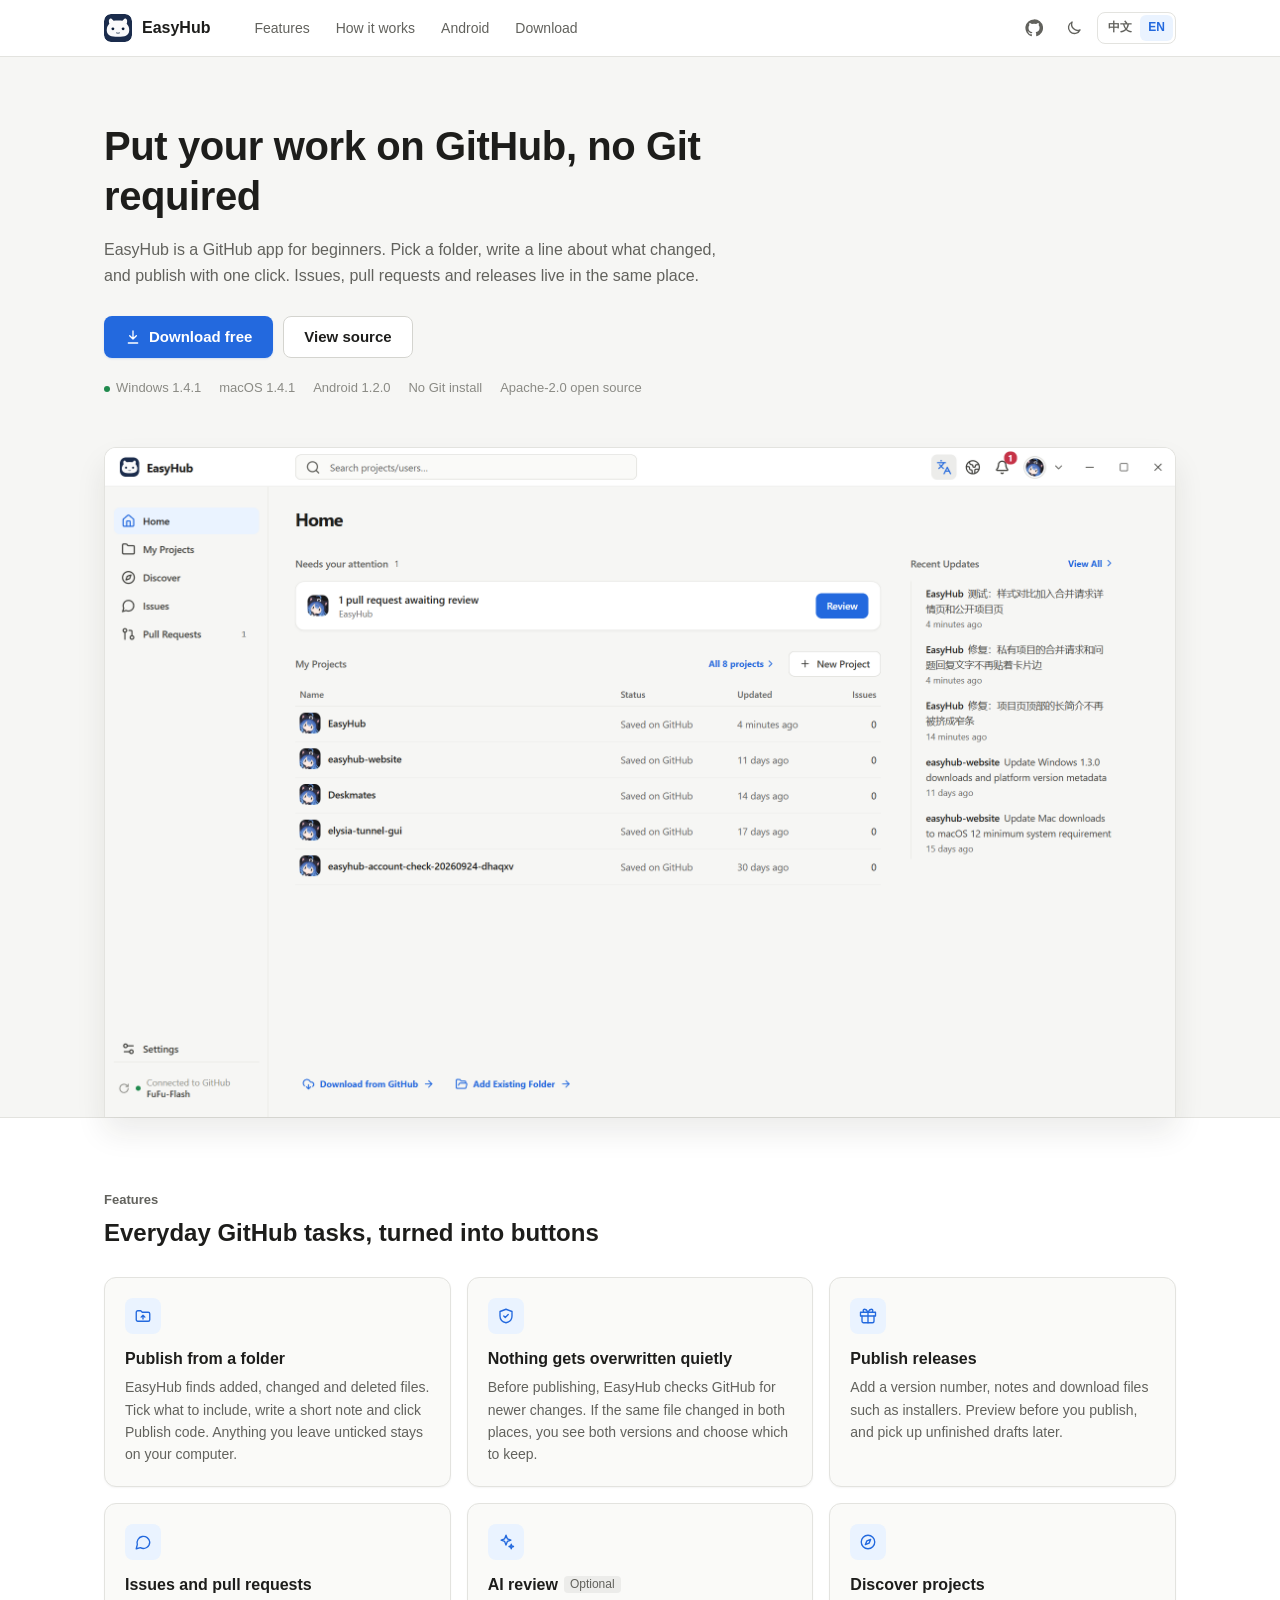
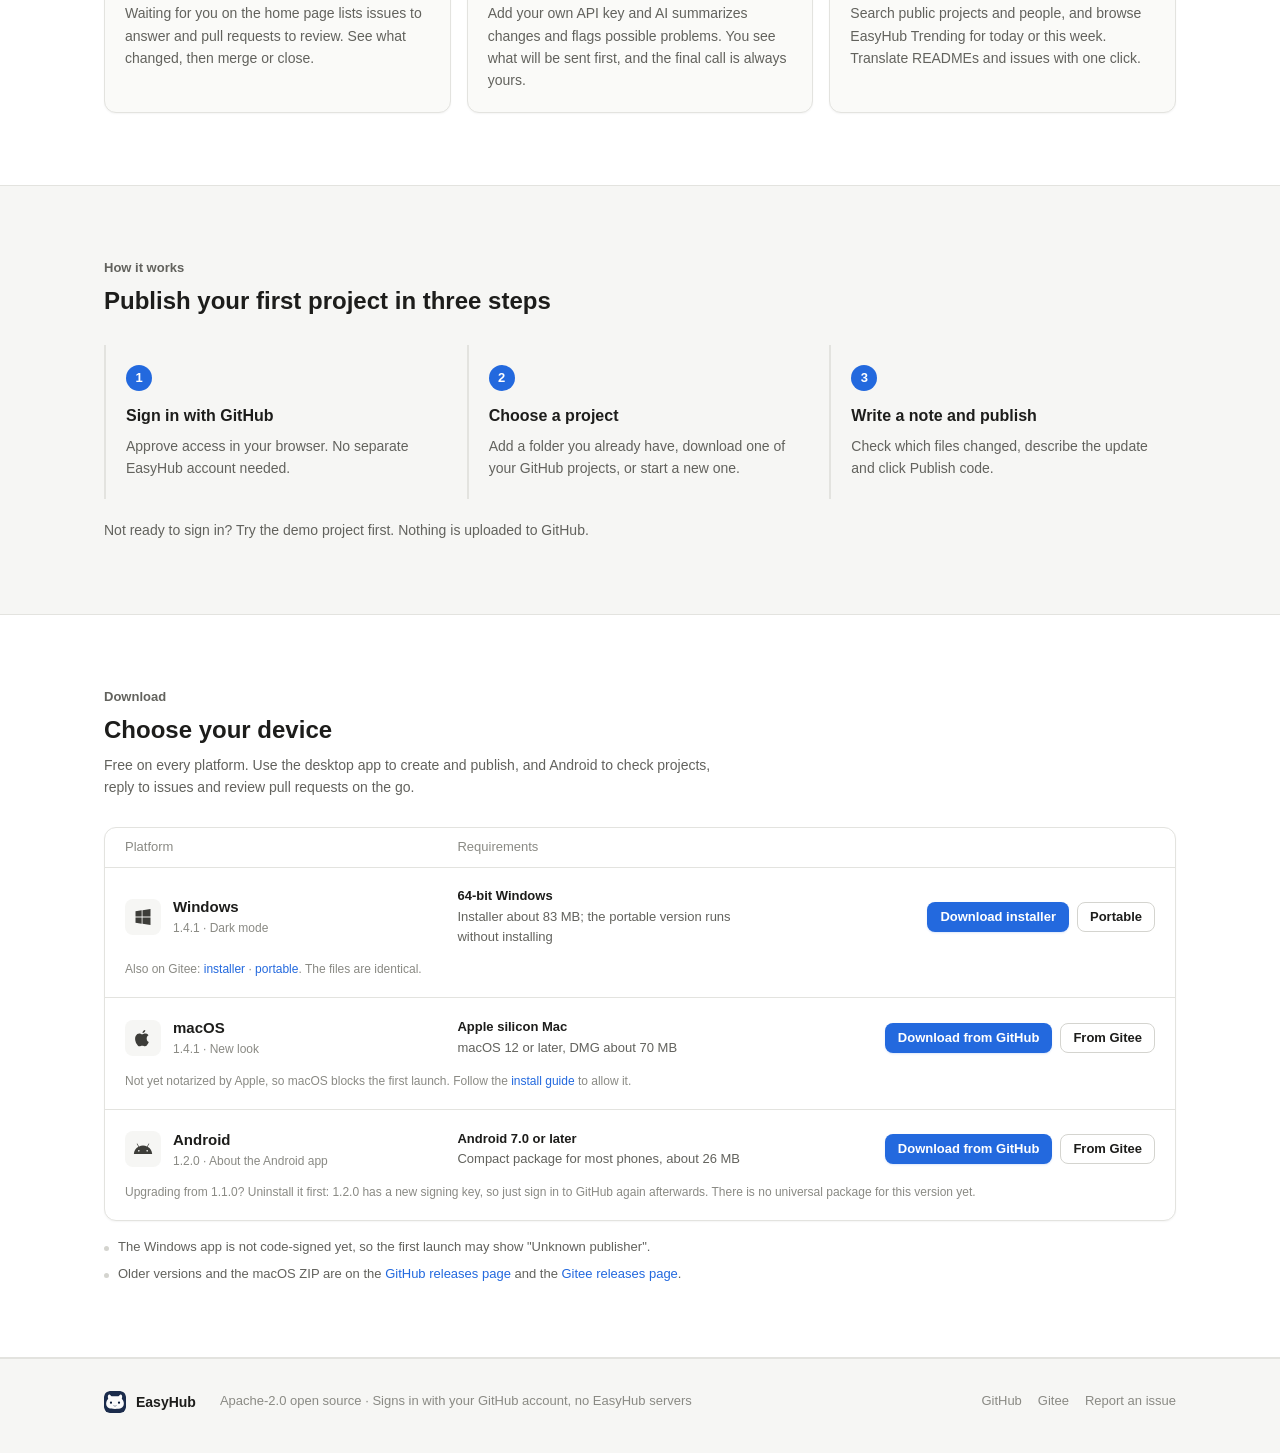
<file: index.html>
<!DOCTYPE html>
<html lang="zh-CN">
<head>
<meta charset="UTF-8">
<meta name="viewport" content="width=device-width, initial-scale=1.0">
<script>
(function(){
  var saved='';
  try{saved=localStorage.getItem('easyhub-site-theme')||''}catch(e){}
  var system=window.matchMedia&&window.matchMedia('(prefers-color-scheme: dark)').matches;
  document.documentElement.dataset.theme=saved==='light'||saved==='dark'?saved:(system?'dark':'light');
  if(!window.matchMedia||!window.matchMedia('(prefers-reduced-motion: reduce)').matches){document.documentElement.classList.add('motion-ready')}
})();
</script>
<script>
(function(){
  var chosen='';
  try{chosen=localStorage.getItem('easyhub-site-language')||''}catch(e){}
  var browser=(navigator.languages&&navigator.languages[0])||navigator.language||'en';
  var english=chosen==='en'||(!chosen&&!browser.toLowerCase().startsWith('zh'));
  var windowsRequested=new URLSearchParams(location.search).get('platform')==='windows';
  var windowsChosen=false;
  try{
    if(windowsRequested)sessionStorage.setItem('easyhub-site-platform','windows');
    windowsChosen=sessionStorage.getItem('easyhub-site-platform')==='windows';
  }catch(e){windowsChosen=windowsRequested}
  if(/Android/i.test(navigator.userAgent)&&!windowsChosen&&!location.hash){
    location.replace(new URL((english?'android-en.html':'android.html')+location.search+location.hash,location.href));
    return;
  }
  if(english){
    location.replace(new URL('en.html'+location.search+location.hash,location.href));
  }
})();
</script>
<title>EasyHub - 不会 Git 也能用的 GitHub 客户端</title>
<meta name="description" content="EasyHub 是面向新手的开源 GitHub 客户端。在 Windows、macOS 上选文件夹、写一句说明就能发布源码；在 Android 上查看项目、回复问题、审查合并请求。">
<meta name="robots" content="index, follow, max-image-preview:large">
<link rel="canonical" href="https://fufu-flash.github.io/easyhub-website/">
<link rel="alternate" hreflang="zh-CN" href="https://fufu-flash.github.io/easyhub-website/">
<link rel="alternate" hreflang="en" href="https://fufu-flash.github.io/easyhub-website/en.html">
<link rel="alternate" hreflang="x-default" href="https://fufu-flash.github.io/easyhub-website/">
<link rel="sitemap" type="application/xml" href="https://fufu-flash.github.io/easyhub-website/sitemap.xml">
<meta property="og:type" content="website">
<meta property="og:site_name" content="EasyHub">
<meta property="og:locale" content="zh_CN">
<meta property="og:title" content="EasyHub - 不会 Git 也能用的 GitHub 客户端">
<meta property="og:description" content="选文件夹、写一句说明，就能把作品发布到 GitHub。支持 Windows、macOS 与 Android，免费开源。">
<meta property="og:url" content="https://fufu-flash.github.io/easyhub-website/">
<meta property="og:image" content="https://fufu-flash.github.io/easyhub-website/assets/easyhub-social.png">
<meta property="og:image:width" content="1200">
<meta property="og:image:height" content="630">
<meta property="og:image:alt" content="EasyHub：让 GitHub 简单到每个人都会用">
<meta name="twitter:card" content="summary_large_image">
<meta name="twitter:title" content="EasyHub - 不会 Git 也能用的 GitHub 客户端">
<meta name="twitter:description" content="选文件夹、写一句说明，就能把作品发布到 GitHub。支持 Windows、macOS 与 Android，免费开源。">
<meta name="twitter:image" content="https://fufu-flash.github.io/easyhub-website/assets/easyhub-social.png">
<script type="application/ld+json">
{
  "@context": "https://schema.org",
  "@graph": [{
  "@type": "SoftwareApplication",
  "name": "EasyHub for Windows",
  "url": "https://fufu-flash.github.io/easyhub-website/",
  "description": "面向新手的开源 GitHub 客户端：不装 Git 也能发布源码、发布新版本、处理问题和合并请求。",
  "applicationCategory": "DeveloperApplication",
  "operatingSystem": "Windows x64",
  "softwareVersion": "1.4.1",
  "datePublished": "2026-10-27",
  "image": "https://fufu-flash.github.io/easyhub-website/assets/app-home-zh.png",
  "downloadUrl": "https://gitee.com/HUAJILA/easy-hub/releases/download/v1.4.1/EasyHub-1.4.1-setup.exe",
  "license": "https://github.com/FuFu-Flash/EasyHub/blob/main/LICENSE",
  "offers": {"@type": "Offer", "price": "0", "priceCurrency": "USD"},
  "author": {"@type": "Person", "name": "FuFu-Flash", "url": "https://github.com/FuFu-Flash"}
  }, {
  "@type": "SoftwareApplication",
  "name": "EasyHub for macOS",
  "url": "https://fufu-flash.github.io/easyhub-website/#download",
  "description": "Apple 芯片 Mac 上的开源 GitHub 客户端，用于发布和管理项目。",
  "applicationCategory": "DeveloperApplication",
  "operatingSystem": "macOS 12+ (Apple Silicon)",
  "softwareVersion": "1.4.1",
  "datePublished": "2026-10-27",
  "downloadUrl": "https://gitee.com/HUAJILA/easy-hub/releases/download/macos-v1.4.1/EasyHub-macOS.dmg",
  "license": "https://github.com/FuFu-Flash/EasyHub/blob/macos-v1.4.1/LICENSE",
  "offers": {"@type": "Offer", "price": "0", "priceCurrency": "USD"}
  }, {
  "@type": "SoftwareApplication",
  "name": "EasyHub for Android",
  "url": "https://fufu-flash.github.io/easyhub-website/android.html",
  "description": "在 Android 上查看 GitHub 项目、回复问题、下载发行版和审查合并请求。",
  "applicationCategory": "DeveloperApplication",
  "operatingSystem": "Android 7.0+",
  "softwareVersion": "1.2.0",
  "datePublished": "2026-10-29",
  "downloadUrl": "https://gitee.com/HUAJILA/easy-hub/releases/download/android-v1.2.0/EasyHub-Android-1.2.0-arm64.apk",
  "license": "https://github.com/FuFu-Flash/EasyHub/blob/android-v1.2.0/LICENSE",
  "offers": {"@type": "Offer", "price": "0", "priceCurrency": "USD"}
  }]
}
</script>
<link rel="icon" type="image/svg+xml" href="assets/easyhub-icon.svg">
<link rel="stylesheet" href="assets/site.css">
<script src="assets/site.js" defer></script>
</head>
<body>
<a class="skip" href="#main">跳到正文</a>

<header class="topbar">
  <div class="wrap topbar-inner">
    <a class="brand" href="#top"><img src="assets/easyhub-icon.svg" alt=""><span>EasyHub</span></a>
    <nav class="nav" aria-label="页面导航">
      <a href="#features">功能</a>
      <a href="#start">怎么用</a>
      <a href="android.html">Android 版</a>
      <a href="#download">下载</a>
    </nav>
    <div class="top-tools">
      <a class="icon-btn" href="https://github.com/FuFu-Flash/EasyHub" target="_blank" rel="noopener noreferrer" aria-label="在 GitHub 查看源码" title="在 GitHub 查看源码">
        <svg viewBox="0 0 24 24" fill="currentColor" aria-hidden="true"><path d="M12 .5a11.5 11.5 0 0 0-3.64 22.41c.58.1.79-.25.79-.56v-2c-3.2.7-3.88-1.37-3.88-1.37-.52-1.33-1.28-1.69-1.28-1.69-1.05-.71.08-.7.08-.7 1.16.08 1.77 1.19 1.77 1.19 1.03 1.77 2.7 1.26 3.36.96.1-.75.4-1.26.73-1.55-2.55-.29-5.24-1.28-5.24-5.68 0-1.25.45-2.28 1.18-3.08-.12-.29-.51-1.46.11-3.04 0 0 .97-.31 3.17 1.18a11 11 0 0 1 5.77 0c2.2-1.49 3.17-1.18 3.17-1.18.63 1.58.23 2.75.11 3.04.74.8 1.18 1.83 1.18 3.08 0 4.41-2.69 5.38-5.26 5.67.41.36.78 1.06.78 2.14v3.17c0 .31.21.67.8.56A11.5 11.5 0 0 0 12 .5Z"/></svg>
      </a>
      <button class="icon-btn" id="themeToggle" type="button" aria-label="切换到深色模式" title="切换到深色模式" aria-pressed="false">
        <svg class="theme-light-icon" viewBox="0 0 24 24" fill="none" stroke="currentColor" stroke-width="1.8" stroke-linecap="round" stroke-linejoin="round" aria-hidden="true"><path d="M20 14.5A8 8 0 0 1 9.5 4a8 8 0 1 0 10.5 10.5Z"/></svg>
        <svg class="theme-dark-icon" viewBox="0 0 24 24" fill="none" stroke="currentColor" stroke-width="1.8" stroke-linecap="round" aria-hidden="true"><circle cx="12" cy="12" r="4"/><path d="M12 2v2M12 20v2M4.9 4.9l1.4 1.4M17.7 17.7l1.4 1.4M2 12h2M20 12h2M4.9 19.1l1.4-1.4M17.7 6.3l1.4-1.4"/></svg>
      </button>
      <div class="lang" role="group" aria-label="语言 / Language">
        <a href="./" data-lang="zh" lang="zh-CN" aria-current="page">中文</a>
        <a href="en.html" data-lang="en" lang="en">EN</a>
      </div>
    </div>
  </div>
</header>

<main id="main">
<section class="hero" id="top">
  <div class="wrap">
    <h1>不会 Git，也能把作品发到 GitHub</h1>
    <p class="lead">EasyHub 是面向新手的 GitHub 客户端。选一个文件夹，写一句“这次改了什么”，点一下就发布。问题、合并请求和新版本也都在同一个地方处理。</p>
    <div class="hero-actions">
      <a class="btn btn-primary btn-lg" href="#download">
        <svg viewBox="0 0 24 24" fill="none" stroke="currentColor" stroke-width="2" stroke-linecap="round" stroke-linejoin="round" aria-hidden="true"><path d="M12 3v12M7 10l5 5 5-5M5 21h14"/></svg>
        免费下载
      </a>
      <a class="btn btn-secondary btn-lg" href="https://github.com/FuFu-Flash/EasyHub" target="_blank" rel="noopener noreferrer">查看源码</a>
    </div>
    <div class="hero-meta">
      <span><i></i>Windows 1.4.1</span>
      <span>macOS 1.4.1</span>
      <span>Android 1.2.0</span>
      <span>不用装 Git</span>
      <span>Apache-2.0 开源</span>
    </div>
    <figure class="shot">
      <img src="assets/app-home-zh.png" width="2160" height="1350" alt="EasyHub 1.4.0 首页：左侧是导航，中间是“等你处理”和“我的项目”列表，右侧是最近更新">
    </figure>
  </div>
</section>

<section class="band" id="features">
  <div class="wrap">
    <div class="section-head reveal">
      <p class="section-label">功能</p>
      <h2 class="section-title">日常要做的事，都变成了按钮</h2>
    </div>
    <div class="features">
      <article class="feature reveal">
        <span class="feature-icon"><svg viewBox="0 0 24 24" fill="none" stroke="currentColor" stroke-width="1.8" stroke-linecap="round" stroke-linejoin="round" aria-hidden="true"><path d="M3 7a2 2 0 0 1 2-2h4l2 2h8a2 2 0 0 1 2 2v8a2 2 0 0 1-2 2H5a2 2 0 0 1-2-2Z"/><path d="M12 16v-5M9.5 13.5 12 11l2.5 2.5"/></svg></span>
        <h3>选文件夹就能发布</h3>
        <p>自动找出新增、修改和删除的文件。勾选这次要发的改动，写一句说明，点“发布源码”。没勾选的继续留在电脑上。</p>
      </article>
      <article class="feature reveal">
        <span class="feature-icon"><svg viewBox="0 0 24 24" fill="none" stroke="currentColor" stroke-width="1.8" stroke-linecap="round" stroke-linejoin="round" aria-hidden="true"><path d="M12 3 4 6v6c0 4.5 3.4 8 8 9 4.6-1 8-4.5 8-9V6Z"/><path d="m9 12 2 2 4-4"/></svg></span>
        <h3>不会悄悄覆盖文件</h3>
        <p>发布前先看看 GitHub 上有没有新内容。同一个文件两边都改过时，会把两个版本摆出来，让你选留哪个。</p>
      </article>
      <article class="feature reveal">
        <span class="feature-icon"><svg viewBox="0 0 24 24" fill="none" stroke="currentColor" stroke-width="1.8" stroke-linecap="round" stroke-linejoin="round" aria-hidden="true"><path d="M20 12v7a2 2 0 0 1-2 2H6a2 2 0 0 1-2-2v-7"/><path d="M2 7h20v5H2zM12 21V7M12 7S10 3 7.5 3 5 5.5 7 7M12 7s2-4 4.5-4S19 5.5 17 7"/></svg></span>
        <h3>发布新版本</h3>
        <p>写好版本号和介绍，附上安装包等下载文件。可以先预览，确认后再发布；没写完的下次接着写。</p>
      </article>
      <article class="feature reveal">
        <span class="feature-icon"><svg viewBox="0 0 24 24" fill="none" stroke="currentColor" stroke-width="1.8" stroke-linecap="round" stroke-linejoin="round" aria-hidden="true"><path d="M21 12a8.5 8.5 0 0 1-12.4 7.6L3 21l1.4-5.6A8.5 8.5 0 1 1 21 12Z"/></svg></span>
        <h3>问题和合并请求</h3>
        <p>首页“等你处理”列出待回复的问题和待审查的合并请求。看完改了什么，再决定合入还是关闭。</p>
      </article>
      <article class="feature reveal">
        <span class="feature-icon"><svg viewBox="0 0 24 24" fill="none" stroke="currentColor" stroke-width="1.8" stroke-linecap="round" stroke-linejoin="round" aria-hidden="true"><path d="M12 3l1.8 4.7L18.5 9.5l-4.7 1.8L12 16l-1.8-4.7L5.5 9.5l4.7-1.8Z"/><path d="M19 15l.8 2.2L22 18l-2.2.8L19 21l-.8-2.2L16 18l2.2-.8Z"/></svg></span>
        <h3>AI 帮你看改动<span class="tag">可选</span></h3>
        <p>填上自己的 API Key，AI 会总结改了什么、指出可能的问题。发送前先告诉你要发什么，合不合入还是你说了算。</p>
      </article>
      <article class="feature reveal">
        <span class="feature-icon"><svg viewBox="0 0 24 24" fill="none" stroke="currentColor" stroke-width="1.8" stroke-linecap="round" stroke-linejoin="round" aria-hidden="true"><circle cx="12" cy="12" r="9"/><path d="m15.5 8.5-2 5-5 2 2-5Z"/></svg></span>
        <h3>发现好项目</h3>
        <p>搜索公开项目和用户，看看今天、本周的 EasyHub 热门。英文介绍和问题可以一键翻译成中文。</p>
      </article>
    </div>
  </div>
</section>

<section id="start">
  <div class="wrap">
    <div class="section-head reveal">
      <p class="section-label">怎么用</p>
      <h2 class="section-title">三步发布第一个作品</h2>
    </div>
    <div class="steps">
      <div class="step reveal">
        <h3>用 GitHub 登录</h3>
        <p>在浏览器里完成授权就行，不用另外注册 EasyHub 账号。</p>
      </div>
      <div class="step reveal">
        <h3>选择项目</h3>
        <p>添加电脑上已有的文件夹，下载自己在 GitHub 上的项目，或者新建一个。</p>
      </div>
      <div class="step reveal">
        <h3>写一句说明，发布</h3>
        <p>看看改了哪些文件，写下这次改了什么，点“发布源码”。</p>
      </div>
    </div>
    <p class="steps-note reveal">还没准备好登录？先打开模拟项目随便点点，不会上传到 GitHub。</p>
  </div>
</section>

<section class="band" id="download">
  <div class="wrap">
    <div class="section-head reveal">
      <p class="section-label">下载</p>
      <h2 class="section-title">选择你的设备</h2>
      <p class="section-sub">全部免费。桌面版负责创作和发布，Android 版适合随时查看项目、回复问题和审查合并请求。</p>
    </div>
    <div class="table reveal" role="list">
      <div class="table-head" aria-hidden="true"><span>平台</span><span>适用于</span><span></span></div>
      <div class="row" role="listitem">
        <div class="platform">
          <span class="platform-icon"><svg viewBox="0 0 24 24" fill="currentColor" aria-hidden="true"><path d="M3 5.2 10.4 4v7.3H3Zm8.4-1.3L21 2.5v8.8h-9.6ZM3 12.7h7.4V20L3 18.8Zm8.4 0H21v8.8l-9.6-1.4Z"/></svg></span>
          <span><strong>Windows</strong><small>1.4.1 · 新增深色模式</small></span>
        </div>
        <p class="req"><b>64 位 Windows</b><br>安装版约 83 MB，便携版下载后直接运行</p>
        <div class="get">
          <a class="btn btn-primary btn-sm" href="https://gitee.com/HUAJILA/easy-hub/releases/download/v1.4.1/EasyHub-1.4.1-setup.exe">下载安装版</a>
          <a class="btn btn-secondary btn-sm" href="https://gitee.com/HUAJILA/easy-hub/releases/download/v1.4.1/EasyHub-1.4.1-portable.exe">便携版</a>
        </div>
        <p class="row-note">从 Gitee 下载。也可以从 GitHub 下载<a href="https://github.com/FuFu-Flash/EasyHub/releases/download/v1.4.1/EasyHub-1.4.1-setup.exe">安装版</a>或<a href="https://github.com/FuFu-Flash/EasyHub/releases/download/v1.4.1/EasyHub-1.4.1-portable.exe">便携版</a>，文件完全一样。</p>
      </div>
      <div class="row" role="listitem">
        <div class="platform">
          <span class="platform-icon"><svg viewBox="0 0 24 24" fill="currentColor" aria-hidden="true"><path d="M16.4 12.6c0-2.6 2.1-3.8 2.2-3.9-1.2-1.8-3.1-2-3.7-2-1.6-.2-3.1.9-3.9.9s-2-.9-3.4-.9a5 5 0 0 0-4.2 2.6c-1.8 3.1-.5 7.7 1.3 10.2.8 1.2 1.8 2.6 3.1 2.5 1.3 0 1.7-.8 3.3-.8s2 .8 3.4.8 2.2-1.2 3-2.4a10 10 0 0 0 1.4-2.8c-.1 0-2.6-1-2.5-4.2ZM13.9 4.9a3.6 3.6 0 0 0 .8-2.6 3.7 3.7 0 0 0-2.4 1.2 3.4 3.4 0 0 0-.9 2.5 3 3 0 0 0 2.5-1.1Z"/></svg></span>
          <span><strong>macOS</strong><small>1.4.1 · 全新界面</small></span>
        </div>
        <p class="req"><b>Apple 芯片 Mac</b><br>macOS 12 及以上，DMG 约 70 MB</p>
        <div class="get">
          <a class="btn btn-primary btn-sm" href="https://gitee.com/HUAJILA/easy-hub/releases/download/macos-v1.4.1/EasyHub-macOS.dmg">从 Gitee 下载</a>
          <a class="btn btn-secondary btn-sm" href="https://github.com/FuFu-Flash/EasyHub/releases/download/macos-v1.4.1/EasyHub-macOS.dmg">从 GitHub 下载</a>
        </div>
        <p class="row-note">还没有经过 Apple 公证，第一次打开会被拦下，按 <a href="https://github.com/FuFu-Flash/EasyHub#macos-%E5%BF%85%E7%9C%8B" target="_blank" rel="noopener noreferrer">安装说明</a> 允许即可。</p>
      </div>
      <div class="row" role="listitem">
        <div class="platform">
          <span class="platform-icon"><svg viewBox="0 0 24 24" fill="currentColor" aria-hidden="true"><path d="M17.5 9.4 19.4 6a.4.4 0 0 0-.7-.4l-1.9 3.4a11.5 11.5 0 0 0-9.6 0L5.3 5.6a.4.4 0 1 0-.7.4l1.9 3.4A10.7 10.7 0 0 0 1 18h22a10.7 10.7 0 0 0-5.5-8.6ZM7 15.2a1 1 0 1 1 0-2 1 1 0 0 1 0 2Zm10 0a1 1 0 1 1 0-2 1 1 0 0 1 0 2Z"/></svg></span>
          <span><strong>Android</strong><small>1.2.0 · <a href="android.html">了解 Android 版</a></small></span>
        </div>
        <p class="req"><b>Android 7.0 及以上</b><br>适合大多数手机的精简安装包，约 26 MB</p>
        <div class="get">
          <a class="btn btn-primary btn-sm" href="https://gitee.com/HUAJILA/easy-hub/releases/download/android-v1.2.0/EasyHub-Android-1.2.0-arm64.apk">从 Gitee 下载</a>
          <a class="btn btn-secondary btn-sm" href="https://github.com/FuFu-Flash/EasyHub/releases/download/android-v1.2.0/EasyHub-Android-1.2.0-arm64.apk">从 GitHub 下载</a>
        </div>
        <p class="row-note">从 1.1.0 升级要先卸载旧版：1.2.0 换了新的签名，卸载后重新登录 GitHub 即可。这一版暂时没有通用安装包。</p>
      </div>
    </div>
    <ul class="notes reveal">
      <li>Windows 版还没有购买代码签名，第一次运行可能提示“未知发布者”。</li>
      <li>历史版本和 macOS 的 ZIP 包在 <a href="https://github.com/FuFu-Flash/EasyHub/releases" target="_blank" rel="noopener noreferrer">GitHub 发布页</a> 和 <a href="https://gitee.com/HUAJILA/easy-hub/releases" target="_blank" rel="noopener noreferrer">Gitee 发布页</a>。</li>
    </ul>
  </div>
</section>
</main>

<footer>
  <div class="wrap footer-inner">
    <a class="brand" href="#top"><img src="assets/easyhub-icon.svg" alt=""><span>EasyHub</span></a>
    <span>Apache-2.0 开源 · 使用 GitHub 账号登录，没有自己的服务器</span>
    <nav class="footer-links" aria-label="外部链接">
      <a href="https://github.com/FuFu-Flash/EasyHub" target="_blank" rel="noopener noreferrer">GitHub</a>
      <a href="https://gitee.com/HUAJILA/easy-hub" target="_blank" rel="noopener noreferrer">Gitee</a>
      <a href="https://github.com/FuFu-Flash/EasyHub/issues" target="_blank" rel="noopener noreferrer">反馈问题</a>
    </nav>
  </div>
</footer>
</body>
</html>
</file>
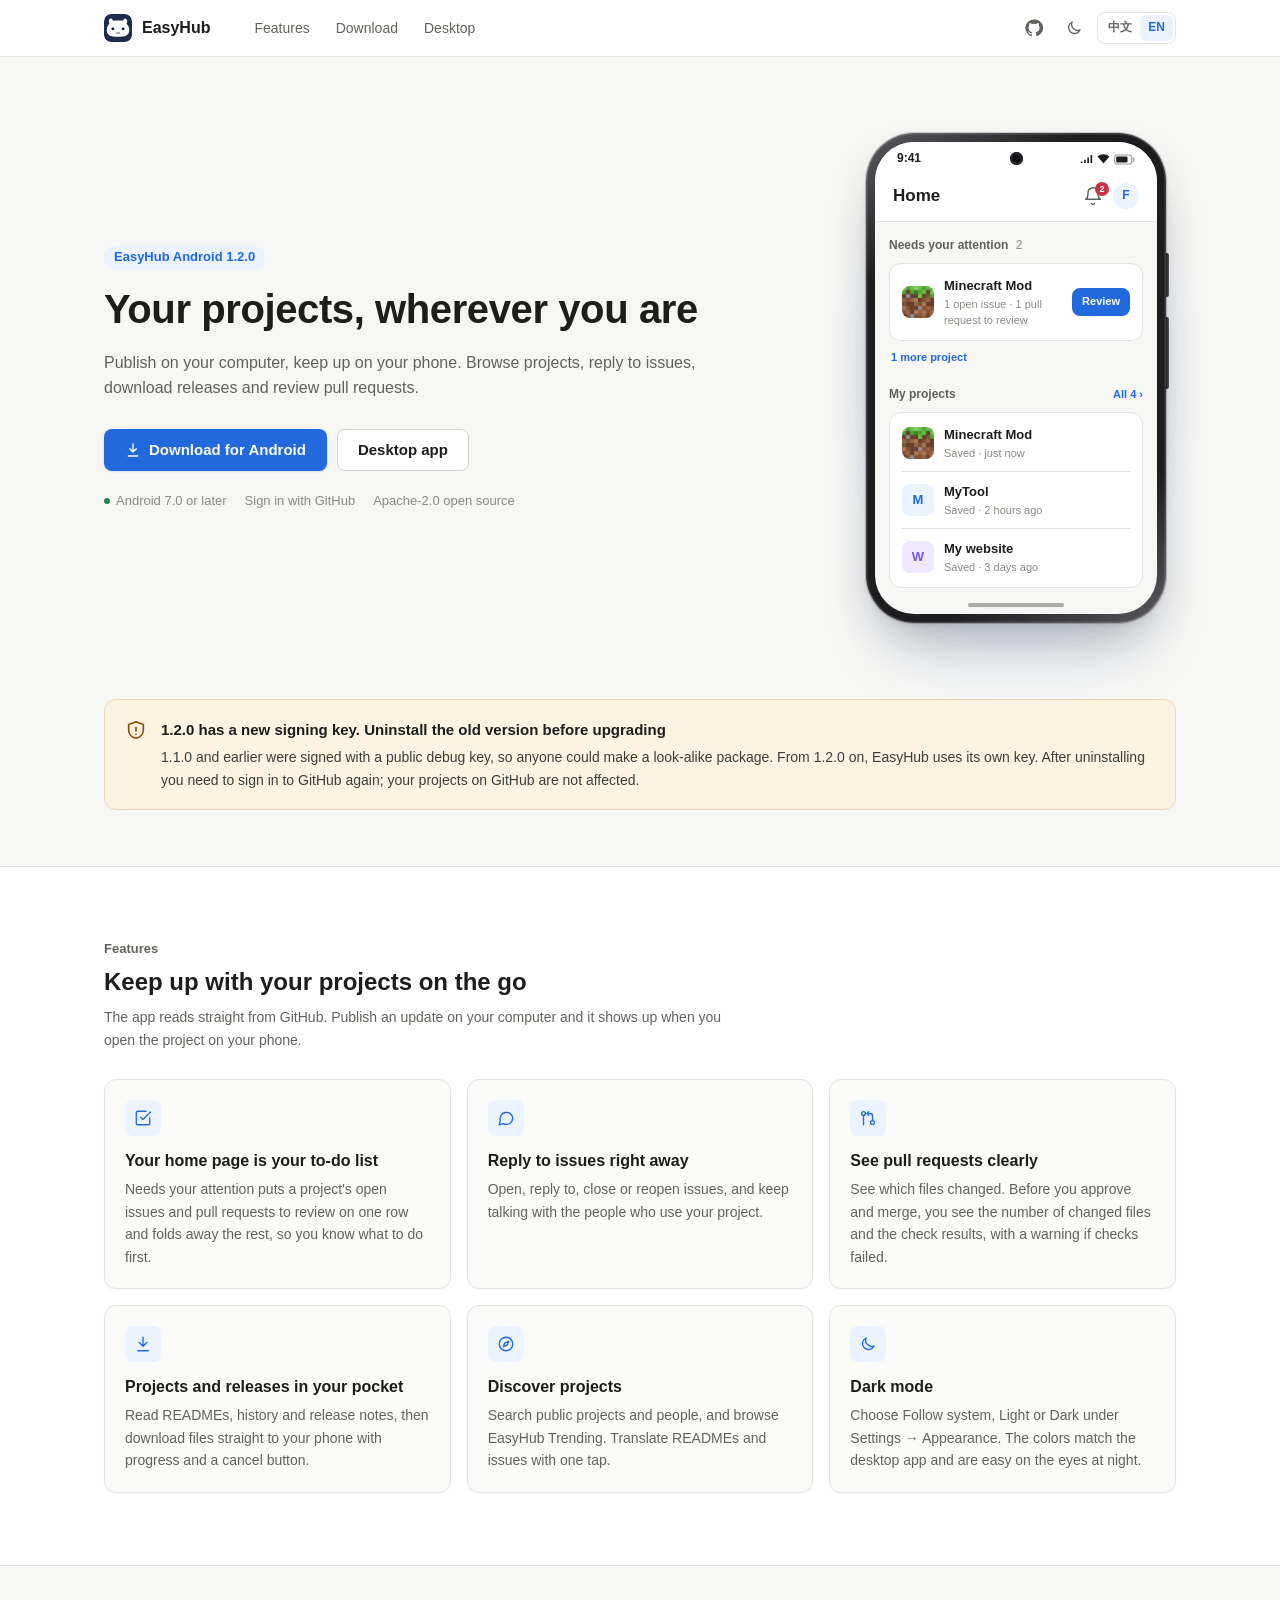
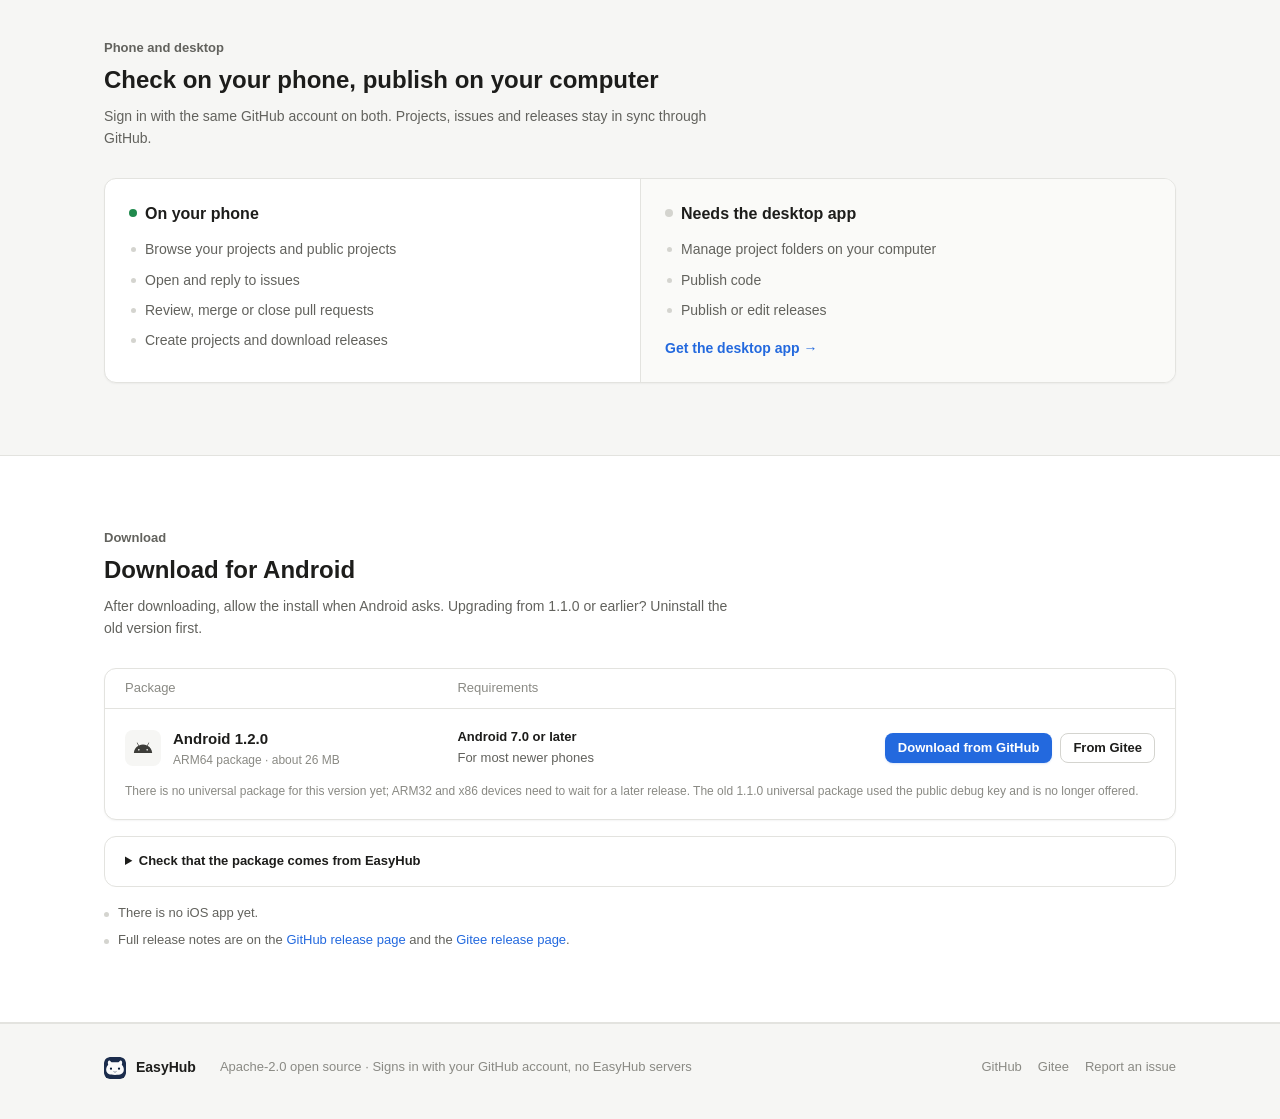
<file: android-en.html>
<!DOCTYPE html>
<html lang="en">
<head>
<meta charset="UTF-8">
<meta name="viewport" content="width=device-width, initial-scale=1.0">
<script>
(function(){
  var saved='',language='';
  try{saved=localStorage.getItem('easyhub-site-theme')||'';language=localStorage.getItem('easyhub-site-language')||''}catch(e){}
  var system=window.matchMedia&&window.matchMedia('(prefers-color-scheme: dark)').matches;
  document.documentElement.dataset.theme=saved==='light'||saved==='dark'?saved:(system?'dark':'light');
  if(!window.matchMedia||!window.matchMedia('(prefers-reduced-motion: reduce)').matches){document.documentElement.classList.add('motion-ready')}
  var browser=(navigator.languages&&navigator.languages[0])||navigator.language||'en';
})();
</script>
<title>EasyHub Android - Your GitHub projects on your phone</title>
<meta name="description" content="EasyHub for Android lets you browse GitHub projects, reply to issues, download releases and review pull requests on your phone. Free and open source for Android 7.0 and later.">
<meta name="robots" content="index, follow, max-image-preview:large">
<link rel="canonical" href="https://fufu-flash.github.io/easyhub-website/android-en.html">
<link rel="alternate" hreflang="zh-CN" href="https://fufu-flash.github.io/easyhub-website/android.html">
<link rel="alternate" hreflang="en" href="https://fufu-flash.github.io/easyhub-website/android-en.html">
<link rel="alternate" hreflang="x-default" href="https://fufu-flash.github.io/easyhub-website/android.html">
<meta property="og:type" content="website">
<meta property="og:site_name" content="EasyHub">
<meta property="og:locale" content="en_US">
<meta property="og:title" content="EasyHub Android - Your projects, wherever you are">
<meta property="og:description" content="Browse projects, reply to issues, download releases and review pull requests on your phone.">
<meta property="og:url" content="https://fufu-flash.github.io/easyhub-website/android-en.html">
<meta property="og:image" content="https://fufu-flash.github.io/easyhub-website/assets/easyhub-social.png">
<meta name="twitter:card" content="summary_large_image">
<script type="application/ld+json">
{
  "@context": "https://schema.org",
  "@type": "SoftwareApplication",
  "name": "EasyHub for Android",
  "url": "https://fufu-flash.github.io/easyhub-website/android-en.html",
  "description": "Browse GitHub projects, reply to issues, download releases and review pull requests on Android.",
  "applicationCategory": "DeveloperApplication",
  "operatingSystem": "Android 7.0+",
  "softwareVersion": "1.2.0",
  "datePublished": "2026-10-29",
  "downloadUrl": "https://github.com/FuFu-Flash/EasyHub/releases/download/android-v1.2.0/EasyHub-Android-1.2.0-arm64.apk",
  "license": "https://github.com/FuFu-Flash/EasyHub/blob/android-v1.2.0/LICENSE",
  "offers": {"@type": "Offer", "price": "0", "priceCurrency": "USD"}
}
</script>
<link rel="icon" type="image/svg+xml" href="assets/easyhub-icon.svg">
<link rel="stylesheet" href="assets/site.css">
<link rel="stylesheet" href="assets/android.css">
<script src="assets/site.js" defer></script>
</head>
<body>
<a class="skip" href="#main">Skip to content</a>

<header class="topbar">
  <div class="wrap topbar-inner">
    <a class="brand" href="en.html?platform=windows"><img src="assets/easyhub-icon.svg" alt=""><span>EasyHub</span></a>
    <nav class="nav" aria-label="Page sections">
      <a href="#features">Features</a>
      <a href="#download">Download</a>
      <a href="en.html?platform=windows">Desktop</a>
    </nav>
    <div class="top-tools">
      <a class="icon-btn" href="https://github.com/FuFu-Flash/EasyHub" target="_blank" rel="noopener noreferrer" aria-label="View source on GitHub" title="View source on GitHub">
        <svg viewBox="0 0 24 24" fill="currentColor" aria-hidden="true"><path d="M12 .5a11.5 11.5 0 0 0-3.64 22.41c.58.1.79-.25.79-.56v-2c-3.2.7-3.88-1.37-3.88-1.37-.52-1.33-1.28-1.69-1.28-1.69-1.05-.71.08-.7.08-.7 1.16.08 1.77 1.19 1.77 1.19 1.03 1.77 2.7 1.26 3.36.96.1-.75.4-1.26.73-1.55-2.55-.29-5.24-1.28-5.24-5.68 0-1.25.45-2.28 1.18-3.08-.12-.29-.51-1.46.11-3.04 0 0 .97-.31 3.17 1.18a11 11 0 0 1 5.77 0c2.2-1.49 3.17-1.18 3.17-1.18.63 1.58.23 2.75.11 3.04.74.8 1.18 1.83 1.18 3.08 0 4.41-2.69 5.38-5.26 5.67.41.36.78 1.06.78 2.14v3.17c0 .31.21.67.8.56A11.5 11.5 0 0 0 12 .5Z"/></svg>
      </a>
      <button class="icon-btn" id="themeToggle" type="button" aria-label="Switch to dark mode" title="Switch to dark mode" aria-pressed="false">
        <svg class="theme-light-icon" viewBox="0 0 24 24" fill="none" stroke="currentColor" stroke-width="1.8" stroke-linecap="round" stroke-linejoin="round" aria-hidden="true"><path d="M20 14.5A8 8 0 0 1 9.5 4a8 8 0 1 0 10.5 10.5Z"/></svg>
        <svg class="theme-dark-icon" viewBox="0 0 24 24" fill="none" stroke="currentColor" stroke-width="1.8" stroke-linecap="round" aria-hidden="true"><circle cx="12" cy="12" r="4"/><path d="M12 2v2M12 20v2M4.9 4.9l1.4 1.4M17.7 17.7l1.4 1.4M2 12h2M20 12h2M4.9 19.1l1.4-1.4M17.7 6.3l1.4-1.4"/></svg>
      </button>
      <div class="lang" role="group" aria-label="语言 / Language">
        <a href="android.html" data-lang="zh" lang="zh-CN">中文</a>
        <a href="android-en.html" data-lang="en" lang="en" aria-current="page">EN</a>
      </div>
    </div>
  </div>
</header>

<main id="main">
<section class="hero hero-android" id="top">
  <div class="wrap hero-split">
    <div class="hero-text">
      <p class="hero-kicker">EasyHub Android 1.2.0</p>
      <h1>Your projects, wherever you are</h1>
      <p class="lead">Publish on your computer, keep up on your phone. Browse projects, reply to issues, download releases and review pull requests.</p>
      <div class="hero-actions">
        <a class="btn btn-primary btn-lg" href="#download">
          <svg viewBox="0 0 24 24" fill="none" stroke="currentColor" stroke-width="2" stroke-linecap="round" stroke-linejoin="round" aria-hidden="true"><path d="M12 3v12M7 10l5 5 5-5M5 21h14"/></svg>
          Download for Android
        </a>
        <a class="btn btn-secondary btn-lg" href="en.html?platform=windows">Desktop app</a>
      </div>
      <div class="hero-meta">
        <span><i></i>Android 7.0 or later</span>
        <span>Sign in with GitHub</span>
        <span>Apache-2.0 open source</span>
      </div>
    </div>
    <div class="phone-stage" aria-hidden="true">
      <div class="phone">
        <span class="phone-key phone-key-power"></span><span class="phone-key phone-key-volume"></span>
        <div class="phone-screen">
        <div class="phone-status">
          <span>9:41</span>
          <span class="phone-camera"></span>
          <span class="phone-status-icons">
            <svg viewBox="0 0 16 12" fill="currentColor"><path d="M1 9h2v2H1zM5 7h2v4H5zM9 4h2v7H9zM13 1h2v10h-2z"/></svg>
            <svg viewBox="0 0 16 12" fill="currentColor"><path d="M8 11.5 15.4 3A11.2 11.2 0 0 0 .6 3Z"/></svg>
            <svg class="phone-battery" viewBox="0 0 24 12" fill="none" stroke="currentColor"><rect x=".75" y=".75" width="19.5" height="10.5" rx="3" stroke-width="1.2" opacity=".45"/><rect x="2.5" y="2.5" width="13" height="7" rx="1.6" fill="currentColor" stroke="none"/><path d="M22.4 4.2v3.6" stroke-width="1.6" stroke-linecap="round" opacity=".45"/></svg>
          </span>
        </div>
        <div class="phone-bar">
          <strong>Home</strong>
          <span class="phone-bell"><svg viewBox="0 0 24 24" fill="none" stroke="currentColor" stroke-width="1.8" stroke-linecap="round" stroke-linejoin="round"><path d="M6 8a6 6 0 0 1 12 0c0 7 3 8 3 8H3s3-1 3-8"/><path d="M10.3 21a1.9 1.9 0 0 0 3.4 0"/></svg><em>2</em></span>
          <span class="phone-avatar">F</span>
        </div>
        <div class="phone-body">
          <p class="phone-label">Needs your attention <span>2</span></p>
          <div class="phone-card phone-task">
            <img src="assets/minecraft-grass-block.png" alt="">
            <div><strong>Minecraft Mod</strong><small>1 open issue · 1 pull request to review</small></div>
            <span class="phone-btn">Review</span>
          </div>
          <p class="phone-more">1 more project</p>
          <div class="phone-head"><p class="phone-label">My projects</p><span>All 4 ›</span></div>
          <div class="phone-card phone-list">
            <div class="phone-row"><img src="assets/minecraft-grass-block.png" alt=""><div><strong>Minecraft Mod</strong><small>Saved · just now</small></div></div>
            <div class="phone-row"><span class="phone-icon">M</span><div><strong>MyTool</strong><small>Saved · 2 hours ago</small></div></div>
            <div class="phone-row"><span class="phone-icon violet">W</span><div><strong>My website</strong><small>Saved · 3 days ago</small></div></div>
          </div>
        </div>
        <span class="phone-gesture"></span>
        </div>
      </div>
    </div>
  </div>
</section>

<section class="notice-band">
  <div class="wrap">
    <div class="notice reveal" role="note">
      <svg viewBox="0 0 24 24" fill="none" stroke="currentColor" stroke-width="1.8" stroke-linecap="round" stroke-linejoin="round" aria-hidden="true"><path d="M12 3 4 6v6c0 4.5 3.4 8 8 9 4.6-1 8-4.5 8-9V6Z"/><path d="M12 9v4M12 16.5v.01"/></svg>
      <div>
        <strong>1.2.0 has a new signing key. Uninstall the old version before upgrading</strong>
        <p>1.1.0 and earlier were signed with a public debug key, so anyone could make a look-alike package. From 1.2.0 on, EasyHub uses its own key. After uninstalling you need to sign in to GitHub again; your projects on GitHub are not affected.</p>
      </div>
    </div>
  </div>
</section>

<section class="band" id="features">
  <div class="wrap">
    <div class="section-head reveal">
      <p class="section-label">Features</p>
      <h2 class="section-title">Keep up with your projects on the go</h2>
      <p class="section-sub">The app reads straight from GitHub. Publish an update on your computer and it shows up when you open the project on your phone.</p>
    </div>
    <div class="features">
      <article class="feature reveal">
        <span class="feature-icon"><svg viewBox="0 0 24 24" fill="none" stroke="currentColor" stroke-width="1.8" stroke-linecap="round" stroke-linejoin="round" aria-hidden="true"><path d="M9 11 12 14 22 4"/><path d="M21 12v7a2 2 0 0 1-2 2H5a2 2 0 0 1-2-2V5a2 2 0 0 1 2-2h11"/></svg></span>
        <h3>Your home page is your to-do list</h3>
        <p>Needs your attention puts a project's open issues and pull requests to review on one row and folds away the rest, so you know what to do first.</p>
      </article>
      <article class="feature reveal">
        <span class="feature-icon"><svg viewBox="0 0 24 24" fill="none" stroke="currentColor" stroke-width="1.8" stroke-linecap="round" stroke-linejoin="round" aria-hidden="true"><path d="M21 12a8.5 8.5 0 0 1-12.4 7.6L3 21l1.4-5.6A8.5 8.5 0 1 1 21 12Z"/></svg></span>
        <h3>Reply to issues right away</h3>
        <p>Open, reply to, close or reopen issues, and keep talking with the people who use your project.</p>
      </article>
      <article class="feature reveal">
        <span class="feature-icon"><svg viewBox="0 0 24 24" fill="none" stroke="currentColor" stroke-width="1.8" stroke-linecap="round" stroke-linejoin="round" aria-hidden="true"><circle cx="6" cy="6" r="2.5"/><circle cx="18" cy="18" r="2.5"/><path d="M6 8.5V21M18 15.5V9a3 3 0 0 0-3-3h-4"/><path d="m13 3.5-2.5 2.5L13 8.5"/></svg></span>
        <h3>See pull requests clearly</h3>
        <p>See which files changed. Before you approve and merge, you see the number of changed files and the check results, with a warning if checks failed.</p>
      </article>
      <article class="feature reveal">
        <span class="feature-icon"><svg viewBox="0 0 24 24" fill="none" stroke="currentColor" stroke-width="1.8" stroke-linecap="round" stroke-linejoin="round" aria-hidden="true"><path d="M12 3v12M7 10l5 5 5-5M5 21h14"/></svg></span>
        <h3>Projects and releases in your pocket</h3>
        <p>Read READMEs, history and release notes, then download files straight to your phone with progress and a cancel button.</p>
      </article>
      <article class="feature reveal">
        <span class="feature-icon"><svg viewBox="0 0 24 24" fill="none" stroke="currentColor" stroke-width="1.8" stroke-linecap="round" stroke-linejoin="round" aria-hidden="true"><circle cx="12" cy="12" r="9"/><path d="m15.5 8.5-2 5-5 2 2-5Z"/></svg></span>
        <h3>Discover projects</h3>
        <p>Search public projects and people, and browse EasyHub Trending. Translate READMEs and issues with one tap.</p>
      </article>
      <article class="feature reveal">
        <span class="feature-icon"><svg viewBox="0 0 24 24" fill="none" stroke="currentColor" stroke-width="1.8" stroke-linecap="round" stroke-linejoin="round" aria-hidden="true"><path d="M20 14.5A8 8 0 0 1 9.5 4a8 8 0 1 0 10.5 10.5Z"/></svg></span>
        <h3>Dark mode</h3>
        <p>Choose Follow system, Light or Dark under Settings → Appearance. The colors match the desktop app and are easy on the eyes at night.</p>
      </article>
    </div>
  </div>
</section>

<section id="split">
  <div class="wrap">
    <div class="section-head reveal">
      <p class="section-label">Phone and desktop</p>
      <h2 class="section-title">Check on your phone, publish on your computer</h2>
      <p class="section-sub">Sign in with the same GitHub account on both. Projects, issues and releases stay in sync through GitHub.</p>
    </div>
    <div class="split reveal">
      <div class="split-col">
        <h3><span class="split-dot ok"></span>On your phone</h3>
        <ul>
          <li>Browse your projects and public projects</li>
          <li>Open and reply to issues</li>
          <li>Review, merge or close pull requests</li>
          <li>Create projects and download releases</li>
        </ul>
      </div>
      <div class="split-col">
        <h3><span class="split-dot"></span>Needs the desktop app</h3>
        <ul>
          <li>Manage project folders on your computer</li>
          <li>Publish code</li>
          <li>Publish or edit releases</li>
        </ul>
        <a class="split-link" href="en.html?platform=windows#download">Get the desktop app →</a>
      </div>
    </div>
  </div>
</section>

<section class="band" id="download">
  <div class="wrap">
    <div class="section-head reveal">
      <p class="section-label">Download</p>
      <h2 class="section-title">Download for Android</h2>
      <p class="section-sub">After downloading, allow the install when Android asks. Upgrading from 1.1.0 or earlier? Uninstall the old version first.</p>
    </div>
    <div class="table reveal" role="list">
      <div class="table-head" aria-hidden="true"><span>Package</span><span>Requirements</span><span></span></div>
      <div class="row" role="listitem">
        <div class="platform">
          <span class="platform-icon"><svg viewBox="0 0 24 24" fill="currentColor" aria-hidden="true"><path d="M17.5 9.4 19.4 6a.4.4 0 0 0-.7-.4l-1.9 3.4a11.5 11.5 0 0 0-9.6 0L5.3 5.6a.4.4 0 1 0-.7.4l1.9 3.4A10.7 10.7 0 0 0 1 18h22a10.7 10.7 0 0 0-5.5-8.6ZM7 15.2a1 1 0 1 1 0-2 1 1 0 0 1 0 2Zm10 0a1 1 0 1 1 0-2 1 1 0 0 1 0 2Z"/></svg></span>
          <span><strong>Android 1.2.0</strong><small>ARM64 package · about 26 MB</small></span>
        </div>
        <p class="req"><b>Android 7.0 or later</b><br>For most newer phones</p>
        <div class="get">
          <a class="btn btn-primary btn-sm" href="https://github.com/FuFu-Flash/EasyHub/releases/download/android-v1.2.0/EasyHub-Android-1.2.0-arm64.apk">Download from GitHub</a>
          <a class="btn btn-secondary btn-sm" href="https://gitee.com/HUAJILA/easy-hub/releases/download/android-v1.2.0/EasyHub-Android-1.2.0-arm64.apk">From Gitee</a>
        </div>
        <p class="row-note">There is no universal package for this version yet; ARM32 and x86 devices need to wait for a later release. The old 1.1.0 universal package used the public debug key and is no longer offered.</p>
      </div>
    </div>
    <details class="verify reveal">
      <summary>Check that the package comes from EasyHub</summary>
      <p>Download only from this page or the release page. The SHA-256 of the package and signing certificate should match:</p>
      <dl>
        <dt>Package</dt><dd><code>4d0ad1bff876941bba85ac4f5b248b5c32652e56ee6f95f61be061f2d0664ea1</code></dd>
        <dt>Certificate</dt><dd><code>e3bc715e03d2e63aac2a898ec283e6f72c4a9b945ec91ebeda76e9882c4e9f79</code></dd>
      </dl>
    </details>
    <ul class="notes">
      <li>There is no iOS app yet.</li>
      <li>Full release notes are on the <a href="https://github.com/FuFu-Flash/EasyHub/releases/tag/android-v1.2.0" target="_blank" rel="noopener noreferrer">GitHub release page</a> and the <a href="https://gitee.com/HUAJILA/easy-hub/releases/tag/android-v1.2.0" target="_blank" rel="noopener noreferrer">Gitee release page</a>.</li>
    </ul>
  </div>
</section>
</main>

<footer>
  <div class="wrap footer-inner">
    <a class="brand" href="en.html?platform=windows"><img src="assets/easyhub-icon.svg" alt=""><span>EasyHub</span></a>
    <span>Apache-2.0 open source · Signs in with your GitHub account, no EasyHub servers</span>
    <nav class="footer-links" aria-label="Links">
      <a href="https://github.com/FuFu-Flash/EasyHub" target="_blank" rel="noopener noreferrer">GitHub</a>
      <a href="https://gitee.com/HUAJILA/easy-hub" target="_blank" rel="noopener noreferrer">Gitee</a>
      <a href="https://github.com/FuFu-Flash/EasyHub/issues" target="_blank" rel="noopener noreferrer">Report an issue</a>
    </nav>
  </div>
</footer>
</body>
</html>
</file>
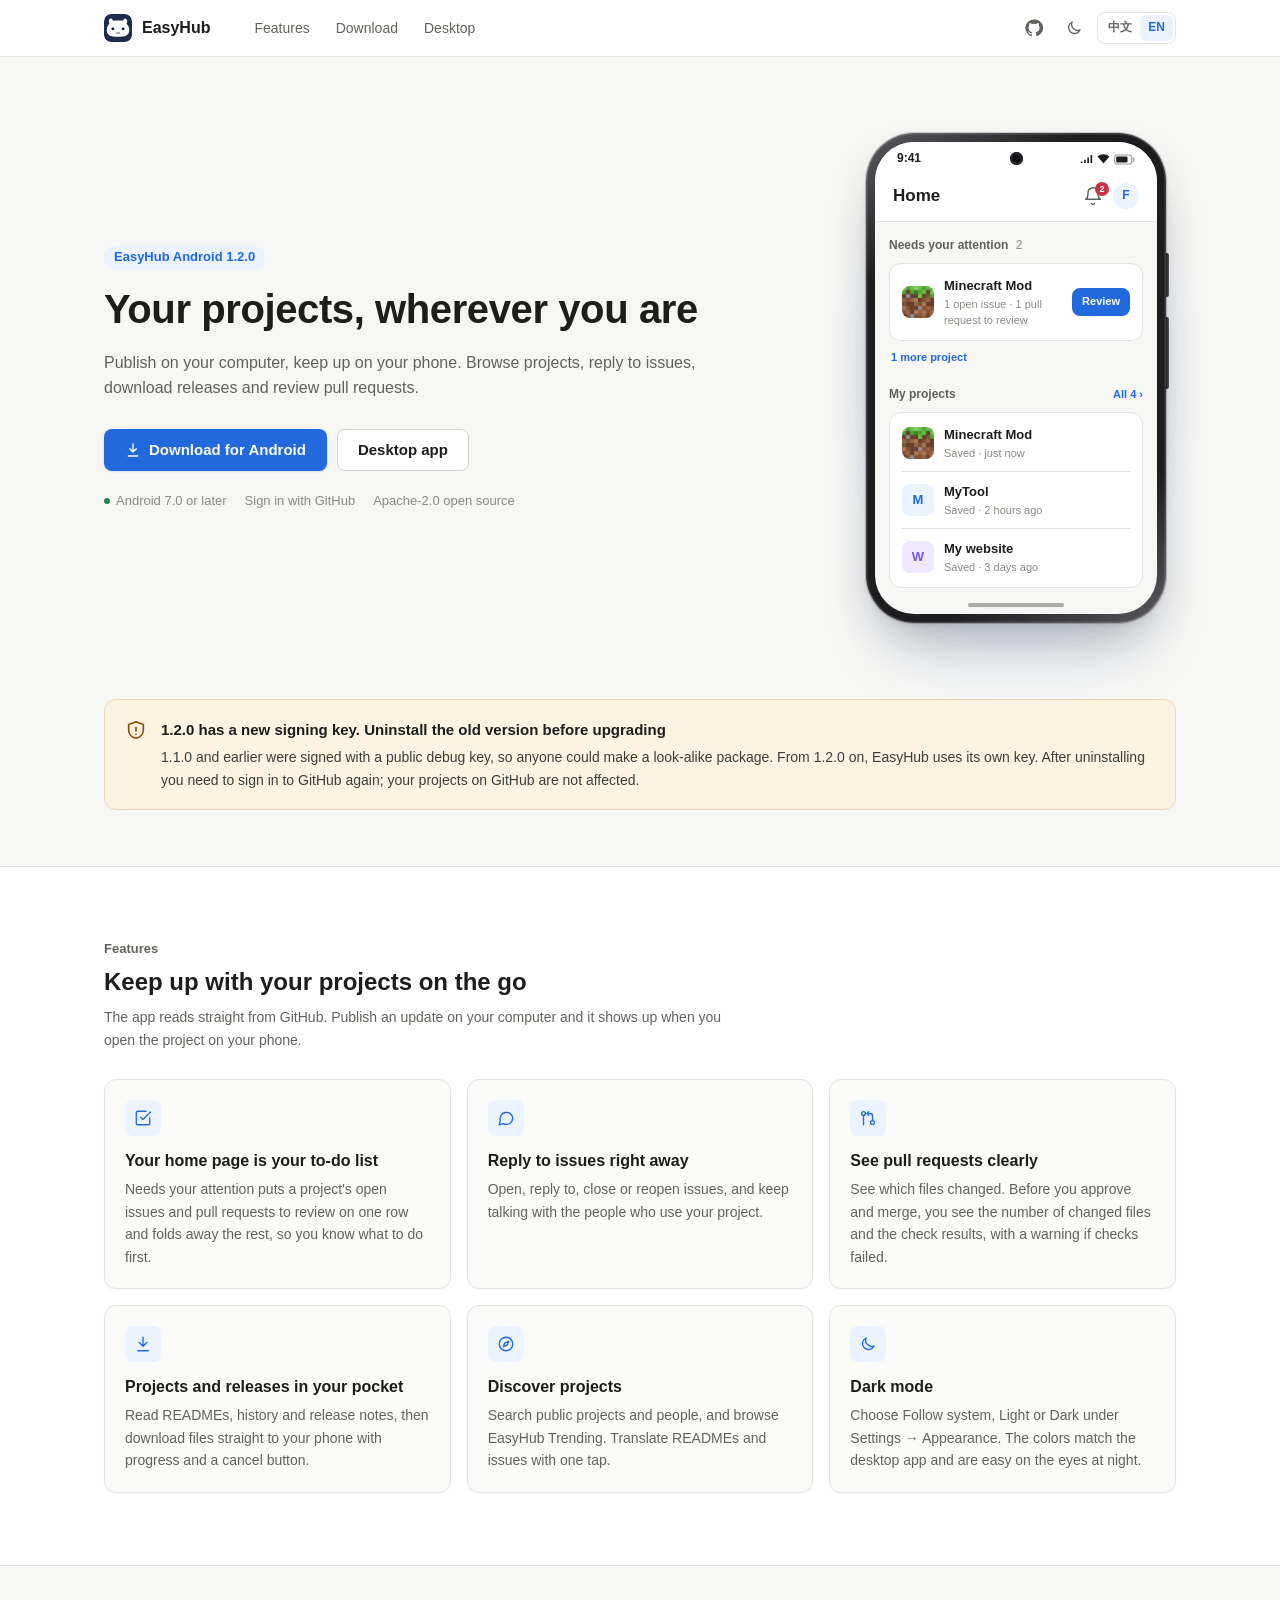
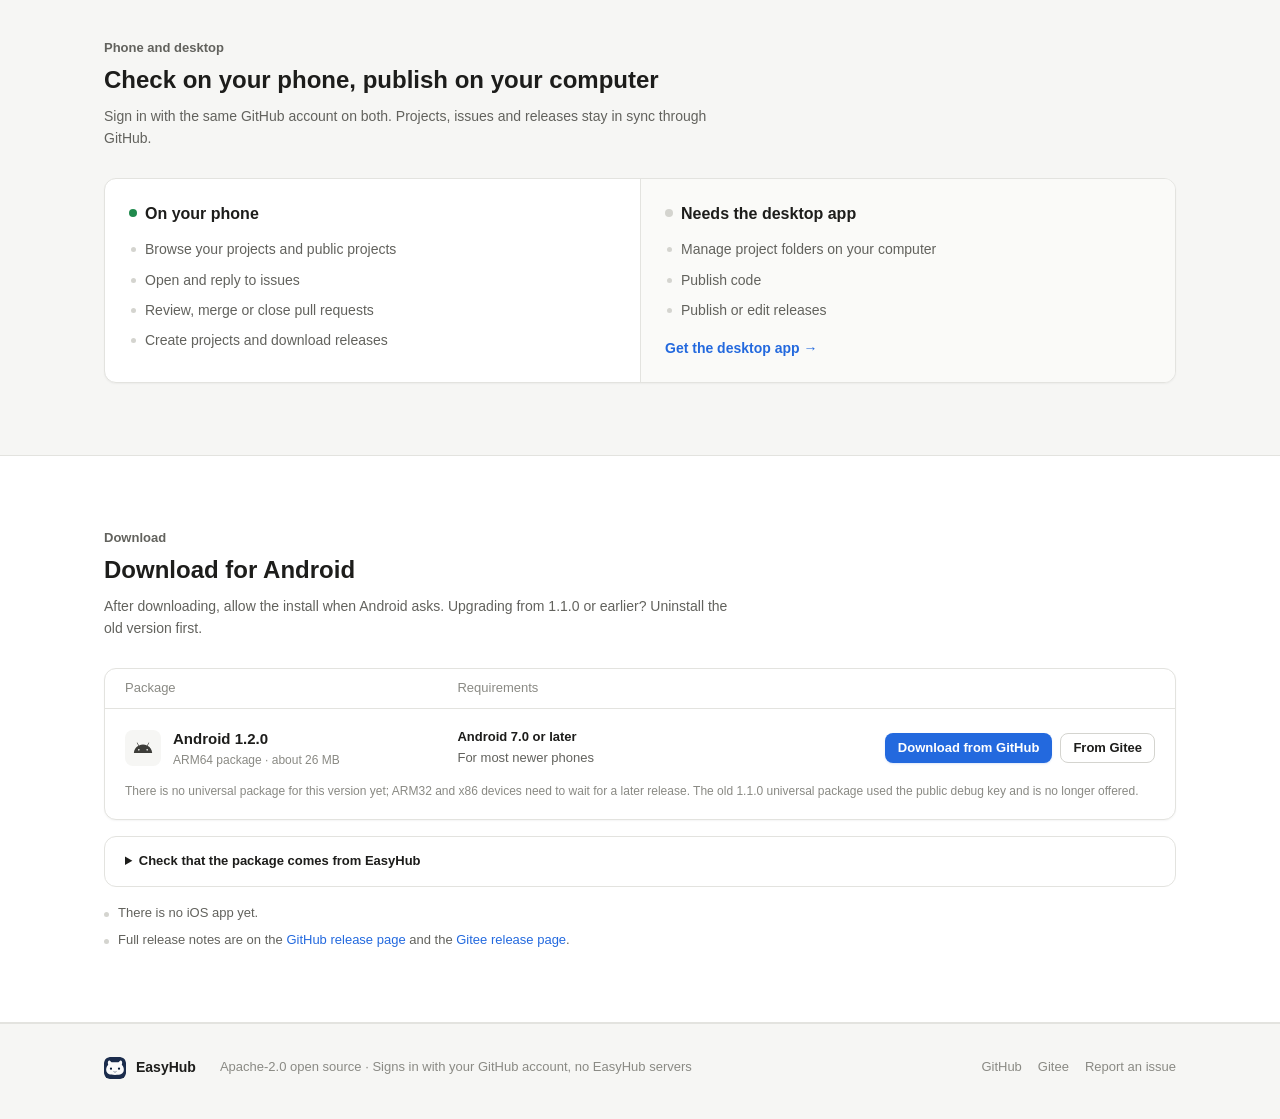
<file: android.html>
<!DOCTYPE html>
<html lang="zh-CN">
<head>
<meta charset="UTF-8">
<meta name="viewport" content="width=device-width, initial-scale=1.0">
<script>
(function(){
  var saved='',language='';
  try{saved=localStorage.getItem('easyhub-site-theme')||'';language=localStorage.getItem('easyhub-site-language')||''}catch(e){}
  var system=window.matchMedia&&window.matchMedia('(prefers-color-scheme: dark)').matches;
  document.documentElement.dataset.theme=saved==='light'||saved==='dark'?saved:(system?'dark':'light');
  if(!window.matchMedia||!window.matchMedia('(prefers-reduced-motion: reduce)').matches){document.documentElement.classList.add('motion-ready')}
  var browser=(navigator.languages&&navigator.languages[0])||navigator.language||'en';
  if(language==='en'||(!language&&!browser.toLowerCase().startsWith('zh'))){
    location.replace(new URL('android-en.html'+location.search+location.hash,location.href));
  }
})();
</script>
<title>EasyHub Android - 在手机上查看 GitHub 项目</title>
<meta name="description" content="EasyHub Android 版让你在手机上查看 GitHub 项目、回复问题、下载发行版和审查合并请求。适用于 Android 7.0 及以上，免费开源。">
<meta name="robots" content="index, follow, max-image-preview:large">
<link rel="canonical" href="https://fufu-flash.github.io/easyhub-website/android.html">
<link rel="alternate" hreflang="zh-CN" href="https://fufu-flash.github.io/easyhub-website/android.html">
<link rel="alternate" hreflang="en" href="https://fufu-flash.github.io/easyhub-website/android-en.html">
<link rel="alternate" hreflang="x-default" href="https://fufu-flash.github.io/easyhub-website/android.html">
<meta property="og:type" content="website">
<meta property="og:site_name" content="EasyHub">
<meta property="og:locale" content="zh_CN">
<meta property="og:title" content="EasyHub Android - 你的项目，随时在手边">
<meta property="og:description" content="在手机上查看项目、回复问题、下载发行版和审查合并请求。">
<meta property="og:url" content="https://fufu-flash.github.io/easyhub-website/android.html">
<meta property="og:image" content="https://fufu-flash.github.io/easyhub-website/assets/easyhub-social.png">
<meta name="twitter:card" content="summary_large_image">
<script type="application/ld+json">
{
  "@context": "https://schema.org",
  "@type": "SoftwareApplication",
  "name": "EasyHub for Android",
  "url": "https://fufu-flash.github.io/easyhub-website/android.html",
  "description": "在 Android 上查看 GitHub 项目、回复问题、下载发行版和审查合并请求。",
  "applicationCategory": "DeveloperApplication",
  "operatingSystem": "Android 7.0+",
  "softwareVersion": "1.2.0",
  "datePublished": "2026-10-29",
  "downloadUrl": "https://gitee.com/HUAJILA/easy-hub/releases/download/android-v1.2.0/EasyHub-Android-1.2.0-arm64.apk",
  "license": "https://github.com/FuFu-Flash/EasyHub/blob/android-v1.2.0/LICENSE",
  "offers": {"@type": "Offer", "price": "0", "priceCurrency": "USD"}
}
</script>
<link rel="icon" type="image/svg+xml" href="assets/easyhub-icon.svg">
<link rel="stylesheet" href="assets/site.css">
<link rel="stylesheet" href="assets/android.css">
<script src="assets/site.js" defer></script>
</head>
<body>
<a class="skip" href="#main">跳到正文</a>

<header class="topbar">
  <div class="wrap topbar-inner">
    <a class="brand" href="./?platform=windows"><img src="assets/easyhub-icon.svg" alt=""><span>EasyHub</span></a>
    <nav class="nav" aria-label="页面导航">
      <a href="#features">功能</a>
      <a href="#download">下载</a>
      <a href="./?platform=windows">桌面版</a>
    </nav>
    <div class="top-tools">
      <a class="icon-btn" href="https://github.com/FuFu-Flash/EasyHub" target="_blank" rel="noopener noreferrer" aria-label="在 GitHub 查看源码" title="在 GitHub 查看源码">
        <svg viewBox="0 0 24 24" fill="currentColor" aria-hidden="true"><path d="M12 .5a11.5 11.5 0 0 0-3.64 22.41c.58.1.79-.25.79-.56v-2c-3.2.7-3.88-1.37-3.88-1.37-.52-1.33-1.28-1.69-1.28-1.69-1.05-.71.08-.7.08-.7 1.16.08 1.77 1.19 1.77 1.19 1.03 1.77 2.7 1.26 3.36.96.1-.75.4-1.26.73-1.55-2.55-.29-5.24-1.28-5.24-5.68 0-1.25.45-2.28 1.18-3.08-.12-.29-.51-1.46.11-3.04 0 0 .97-.31 3.17 1.18a11 11 0 0 1 5.77 0c2.2-1.49 3.17-1.18 3.17-1.18.63 1.58.23 2.75.11 3.04.74.8 1.18 1.83 1.18 3.08 0 4.41-2.69 5.38-5.26 5.67.41.36.78 1.06.78 2.14v3.17c0 .31.21.67.8.56A11.5 11.5 0 0 0 12 .5Z"/></svg>
      </a>
      <button class="icon-btn" id="themeToggle" type="button" aria-label="切换到深色模式" title="切换到深色模式" aria-pressed="false">
        <svg class="theme-light-icon" viewBox="0 0 24 24" fill="none" stroke="currentColor" stroke-width="1.8" stroke-linecap="round" stroke-linejoin="round" aria-hidden="true"><path d="M20 14.5A8 8 0 0 1 9.5 4a8 8 0 1 0 10.5 10.5Z"/></svg>
        <svg class="theme-dark-icon" viewBox="0 0 24 24" fill="none" stroke="currentColor" stroke-width="1.8" stroke-linecap="round" aria-hidden="true"><circle cx="12" cy="12" r="4"/><path d="M12 2v2M12 20v2M4.9 4.9l1.4 1.4M17.7 17.7l1.4 1.4M2 12h2M20 12h2M4.9 19.1l1.4-1.4M17.7 6.3l1.4-1.4"/></svg>
      </button>
      <div class="lang" role="group" aria-label="语言 / Language">
        <a href="android.html" data-lang="zh" lang="zh-CN" aria-current="page">中文</a>
        <a href="android-en.html" data-lang="en" lang="en">EN</a>
      </div>
    </div>
  </div>
</header>

<main id="main">
<section class="hero hero-android" id="top">
  <div class="wrap hero-split">
    <div class="hero-text">
      <p class="hero-kicker">EasyHub Android 1.2.0</p>
      <h1>你的项目，随时在手边</h1>
      <p class="lead">在电脑上发布，在手机上接着看。浏览项目、回复问题、下载发行版，也能审查合并请求。</p>
      <div class="hero-actions">
        <a class="btn btn-primary btn-lg" href="#download">
          <svg viewBox="0 0 24 24" fill="none" stroke="currentColor" stroke-width="2" stroke-linecap="round" stroke-linejoin="round" aria-hidden="true"><path d="M12 3v12M7 10l5 5 5-5M5 21h14"/></svg>
          下载 Android 版
        </a>
        <a class="btn btn-secondary btn-lg" href="./?platform=windows">了解桌面版</a>
      </div>
      <div class="hero-meta">
        <span><i></i>Android 7.0 及以上</span>
        <span>用 GitHub 登录</span>
        <span>Apache-2.0 开源</span>
      </div>
    </div>
    <div class="phone-stage" aria-hidden="true">
      <div class="phone">
        <span class="phone-key phone-key-power"></span><span class="phone-key phone-key-volume"></span>
        <div class="phone-screen">
        <div class="phone-status">
          <span>9:41</span>
          <span class="phone-camera"></span>
          <span class="phone-status-icons">
            <svg viewBox="0 0 16 12" fill="currentColor"><path d="M1 9h2v2H1zM5 7h2v4H5zM9 4h2v7H9zM13 1h2v10h-2z"/></svg>
            <svg viewBox="0 0 16 12" fill="currentColor"><path d="M8 11.5 15.4 3A11.2 11.2 0 0 0 .6 3Z"/></svg>
            <svg class="phone-battery" viewBox="0 0 24 12" fill="none" stroke="currentColor"><rect x=".75" y=".75" width="19.5" height="10.5" rx="3" stroke-width="1.2" opacity=".45"/><rect x="2.5" y="2.5" width="13" height="7" rx="1.6" fill="currentColor" stroke="none"/><path d="M22.4 4.2v3.6" stroke-width="1.6" stroke-linecap="round" opacity=".45"/></svg>
          </span>
        </div>
        <div class="phone-bar">
          <strong>首页</strong>
          <span class="phone-bell"><svg viewBox="0 0 24 24" fill="none" stroke="currentColor" stroke-width="1.8" stroke-linecap="round" stroke-linejoin="round"><path d="M6 8a6 6 0 0 1 12 0c0 7 3 8 3 8H3s3-1 3-8"/><path d="M10.3 21a1.9 1.9 0 0 0 3.4 0"/></svg><em>2</em></span>
          <span class="phone-avatar">F</span>
        </div>
        <div class="phone-body">
          <p class="phone-label">等你处理 <span>2</span></p>
          <div class="phone-card phone-task">
            <img src="assets/minecraft-grass-block.png" alt="">
            <div><strong>Minecraft Mod</strong><small>1 个待处理的问题 · 1 个待审查的合并请求</small></div>
            <span class="phone-btn">去审查</span>
          </div>
          <p class="phone-more">还有 1 个项目</p>
          <div class="phone-head"><p class="phone-label">我的项目</p><span>全部 4 个 ›</span></div>
          <div class="phone-card phone-list">
            <div class="phone-row"><img src="assets/minecraft-grass-block.png" alt=""><div><strong>Minecraft Mod</strong><small>已保存 · 刚刚</small></div></div>
            <div class="phone-row"><span class="phone-icon">M</span><div><strong>MyTool</strong><small>已保存 · 2 小时前</small></div></div>
            <div class="phone-row"><span class="phone-icon violet">W</span><div><strong>我的网站</strong><small>已保存 · 3 天前</small></div></div>
          </div>
        </div>
        <span class="phone-gesture"></span>
        </div>
      </div>
    </div>
  </div>
</section>

<section class="notice-band">
  <div class="wrap">
    <div class="notice reveal" role="note">
      <svg viewBox="0 0 24 24" fill="none" stroke="currentColor" stroke-width="1.8" stroke-linecap="round" stroke-linejoin="round" aria-hidden="true"><path d="M12 3 4 6v6c0 4.5 3.4 8 8 9 4.6-1 8-4.5 8-9V6Z"/><path d="M12 9v4M12 16.5v.01"/></svg>
      <div>
        <strong>1.2.0 换了新的签名，从旧版升级要先卸载</strong>
        <p>1.1.0 及更早的安装包用的是公开的调试签名，别人也能做出同签名的假安装包。从 1.2.0 起改用 EasyHub 自己的签名。卸载旧版后需要重新登录 GitHub，你在 GitHub 上的项目不受影响。</p>
      </div>
    </div>
  </div>
</section>

<section class="band" id="features">
  <div class="wrap">
    <div class="section-head reveal">
      <p class="section-label">功能</p>
      <h2 class="section-title">出门在外，也能跟上项目</h2>
      <p class="section-sub">手机直接读取 GitHub 上的内容。电脑上发布了更新，手机打开项目就能看到。</p>
    </div>
    <div class="features">
      <article class="feature reveal">
        <span class="feature-icon"><svg viewBox="0 0 24 24" fill="none" stroke="currentColor" stroke-width="1.8" stroke-linecap="round" stroke-linejoin="round" aria-hidden="true"><path d="M9 11 12 14 22 4"/><path d="M21 12v7a2 2 0 0 1-2 2H5a2 2 0 0 1-2-2V5a2 2 0 0 1 2-2h11"/></svg></span>
        <h3>首页就是待办</h3>
        <p>“等你处理”把同一个项目的问题和待审查的合并请求合成一行，其余的折叠起来，打开就知道先做什么。</p>
      </article>
      <article class="feature reveal">
        <span class="feature-icon"><svg viewBox="0 0 24 24" fill="none" stroke="currentColor" stroke-width="1.8" stroke-linecap="round" stroke-linejoin="round" aria-hidden="true"><path d="M21 12a8.5 8.5 0 0 1-12.4 7.6L3 21l1.4-5.6A8.5 8.5 0 1 1 21 12Z"/></svg></span>
        <h3>看到问题，直接回复</h3>
        <p>提出、回复、关闭或重新打开问题，在手机上也能和使用你项目的人继续交流。</p>
      </article>
      <article class="feature reveal">
        <span class="feature-icon"><svg viewBox="0 0 24 24" fill="none" stroke="currentColor" stroke-width="1.8" stroke-linecap="round" stroke-linejoin="round" aria-hidden="true"><circle cx="6" cy="6" r="2.5"/><circle cx="18" cy="18" r="2.5"/><path d="M6 8.5V21M18 15.5V9a3 3 0 0 0-3-3h-4"/><path d="m13 3.5-2.5 2.5L13 8.5"/></svg></span>
        <h3>合并请求，先看清楚</h3>
        <p>查看改了哪些文件。批准合并前会显示改动文件数和检查结果，检查没通过会提醒你。</p>
      </article>
      <article class="feature reveal">
        <span class="feature-icon"><svg viewBox="0 0 24 24" fill="none" stroke="currentColor" stroke-width="1.8" stroke-linecap="round" stroke-linejoin="round" aria-hidden="true"><path d="M12 3v12M7 10l5 5 5-5M5 21h14"/></svg></span>
        <h3>项目和版本都在手里</h3>
        <p>阅读项目介绍、修改记录和发行说明，选好文件直接下载到手机，能看到进度，也能取消。</p>
      </article>
      <article class="feature reveal">
        <span class="feature-icon"><svg viewBox="0 0 24 24" fill="none" stroke="currentColor" stroke-width="1.8" stroke-linecap="round" stroke-linejoin="round" aria-hidden="true"><circle cx="12" cy="12" r="9"/><path d="m15.5 8.5-2 5-5 2 2-5Z"/></svg></span>
        <h3>发现好项目</h3>
        <p>搜索公开项目和用户，看看 EasyHub 热门。外文介绍和问题可以一键翻译。</p>
      </article>
      <article class="feature reveal">
        <span class="feature-icon"><svg viewBox="0 0 24 24" fill="none" stroke="currentColor" stroke-width="1.8" stroke-linecap="round" stroke-linejoin="round" aria-hidden="true"><path d="M20 14.5A8 8 0 0 1 9.5 4a8 8 0 1 0 10.5 10.5Z"/></svg></span>
        <h3>深色模式</h3>
        <p>在设置的“外观”里选跟随系统、浅色或深色，配色和桌面版一致，晚上看也不刺眼。</p>
      </article>
    </div>
  </div>
</section>

<section id="split">
  <div class="wrap">
    <div class="section-head reveal">
      <p class="section-label">和桌面版的分工</p>
      <h2 class="section-title">手机随身看，电脑来发布</h2>
      <p class="section-sub">两边登录同一个 GitHub 账号，项目、问题和版本通过 GitHub 保持一致。</p>
    </div>
    <div class="split reveal">
      <div class="split-col">
        <h3><span class="split-dot ok"></span>手机上可以</h3>
        <ul>
          <li>查看自己的项目和公开项目</li>
          <li>提出和回复问题</li>
          <li>审查、合并或关闭合并请求</li>
          <li>新建项目、下载发行版</li>
        </ul>
      </div>
      <div class="split-col">
        <h3><span class="split-dot"></span>需要用桌面版</h3>
        <ul>
          <li>管理电脑上的项目文件夹</li>
          <li>发布源码</li>
          <li>发布或编辑新版本</li>
        </ul>
        <a class="split-link" href="./?platform=windows#download">下载桌面版 →</a>
      </div>
    </div>
  </div>
</section>

<section class="band" id="download">
  <div class="wrap">
    <div class="section-head reveal">
      <p class="section-label">下载</p>
      <h2 class="section-title">下载 Android 版</h2>
      <p class="section-sub">下载后按系统提示允许安装。从 1.1.0 或更早版本升级，请先卸载旧版。</p>
    </div>
    <div class="table reveal" role="list">
      <div class="table-head" aria-hidden="true"><span>安装包</span><span>适用于</span><span></span></div>
      <div class="row" role="listitem">
        <div class="platform">
          <span class="platform-icon"><svg viewBox="0 0 24 24" fill="currentColor" aria-hidden="true"><path d="M17.5 9.4 19.4 6a.4.4 0 0 0-.7-.4l-1.9 3.4a11.5 11.5 0 0 0-9.6 0L5.3 5.6a.4.4 0 1 0-.7.4l1.9 3.4A10.7 10.7 0 0 0 1 18h22a10.7 10.7 0 0 0-5.5-8.6ZM7 15.2a1 1 0 1 1 0-2 1 1 0 0 1 0 2Zm10 0a1 1 0 1 1 0-2 1 1 0 0 1 0 2Z"/></svg></span>
          <span><strong>Android 1.2.0</strong><small>ARM64 安装包 · 约 26 MB</small></span>
        </div>
        <p class="req"><b>Android 7.0 及以上</b><br>适合大多数较新的手机</p>
        <div class="get">
          <a class="btn btn-primary btn-sm" href="https://gitee.com/HUAJILA/easy-hub/releases/download/android-v1.2.0/EasyHub-Android-1.2.0-arm64.apk">从 Gitee 下载</a>
          <a class="btn btn-secondary btn-sm" href="https://github.com/FuFu-Flash/EasyHub/releases/download/android-v1.2.0/EasyHub-Android-1.2.0-arm64.apk">从 GitHub 下载</a>
        </div>
        <p class="row-note">这一版暂时没有通用安装包，ARM32 和 x86 设备请等后续版本。旧的 1.1.0 通用包用的是公开调试签名，不再提供。</p>
      </div>
    </div>
    <details class="verify reveal">
      <summary>核对安装包是否来自 EasyHub</summary>
      <p>只从本页或发行版页面下载。安装包和签名证书的 SHA-256 应与下面一致：</p>
      <dl>
        <dt>安装包</dt><dd><code>4d0ad1bff876941bba85ac4f5b248b5c32652e56ee6f95f61be061f2d0664ea1</code></dd>
        <dt>签名证书</dt><dd><code>e3bc715e03d2e63aac2a898ec283e6f72c4a9b945ec91ebeda76e9882c4e9f79</code></dd>
      </dl>
    </details>
    <ul class="notes">
      <li>iOS 版还没有推出。</li>
      <li>完整更新说明在 <a href="https://gitee.com/HUAJILA/easy-hub/releases/tag/android-v1.2.0" target="_blank" rel="noopener noreferrer">Gitee 发布页</a> 和 <a href="https://github.com/FuFu-Flash/EasyHub/releases/tag/android-v1.2.0" target="_blank" rel="noopener noreferrer">GitHub 发布页</a>。</li>
    </ul>
  </div>
</section>
</main>

<footer>
  <div class="wrap footer-inner">
    <a class="brand" href="./?platform=windows"><img src="assets/easyhub-icon.svg" alt=""><span>EasyHub</span></a>
    <span>Apache-2.0 开源 · 使用 GitHub 账号登录，没有自己的服务器</span>
    <nav class="footer-links" aria-label="外部链接">
      <a href="https://github.com/FuFu-Flash/EasyHub" target="_blank" rel="noopener noreferrer">GitHub</a>
      <a href="https://gitee.com/HUAJILA/easy-hub" target="_blank" rel="noopener noreferrer">Gitee</a>
      <a href="https://github.com/FuFu-Flash/EasyHub/issues" target="_blank" rel="noopener noreferrer">反馈问题</a>
    </nav>
  </div>
</footer>
</body>
</html>
</file>
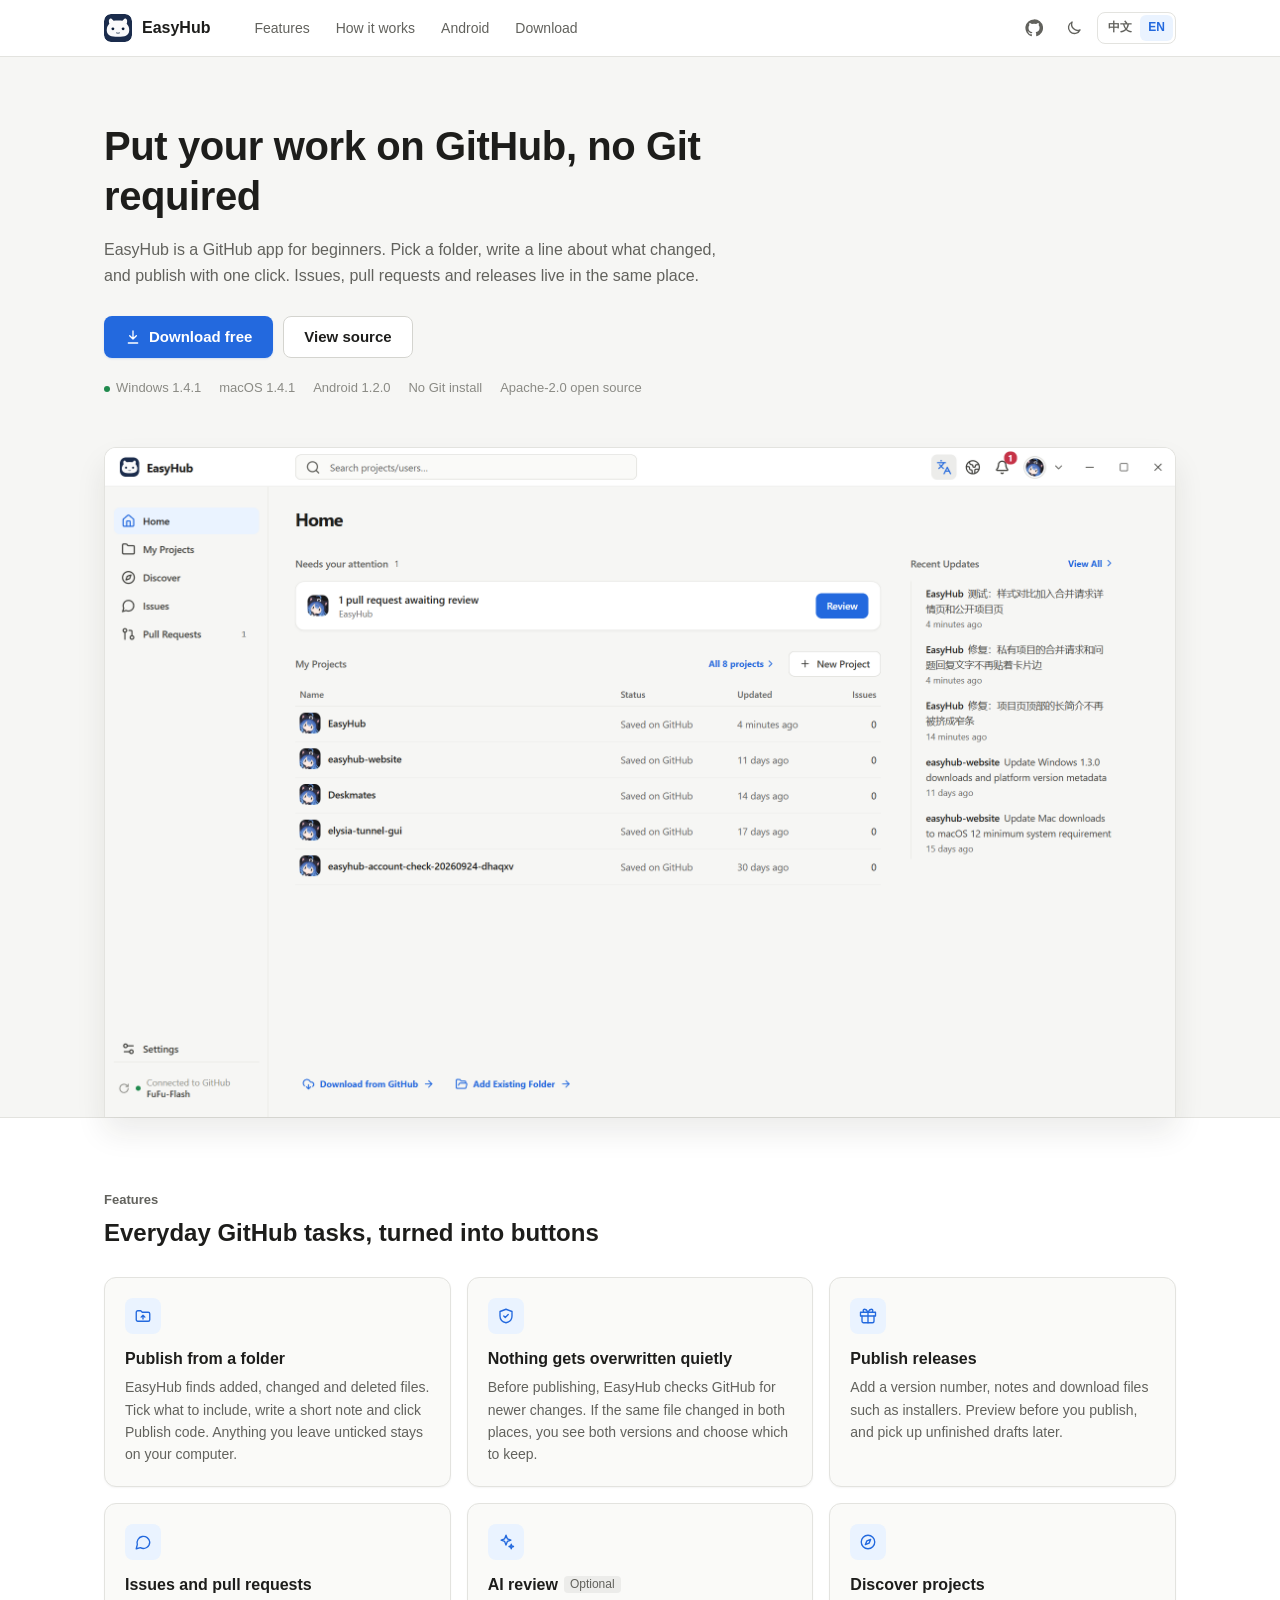
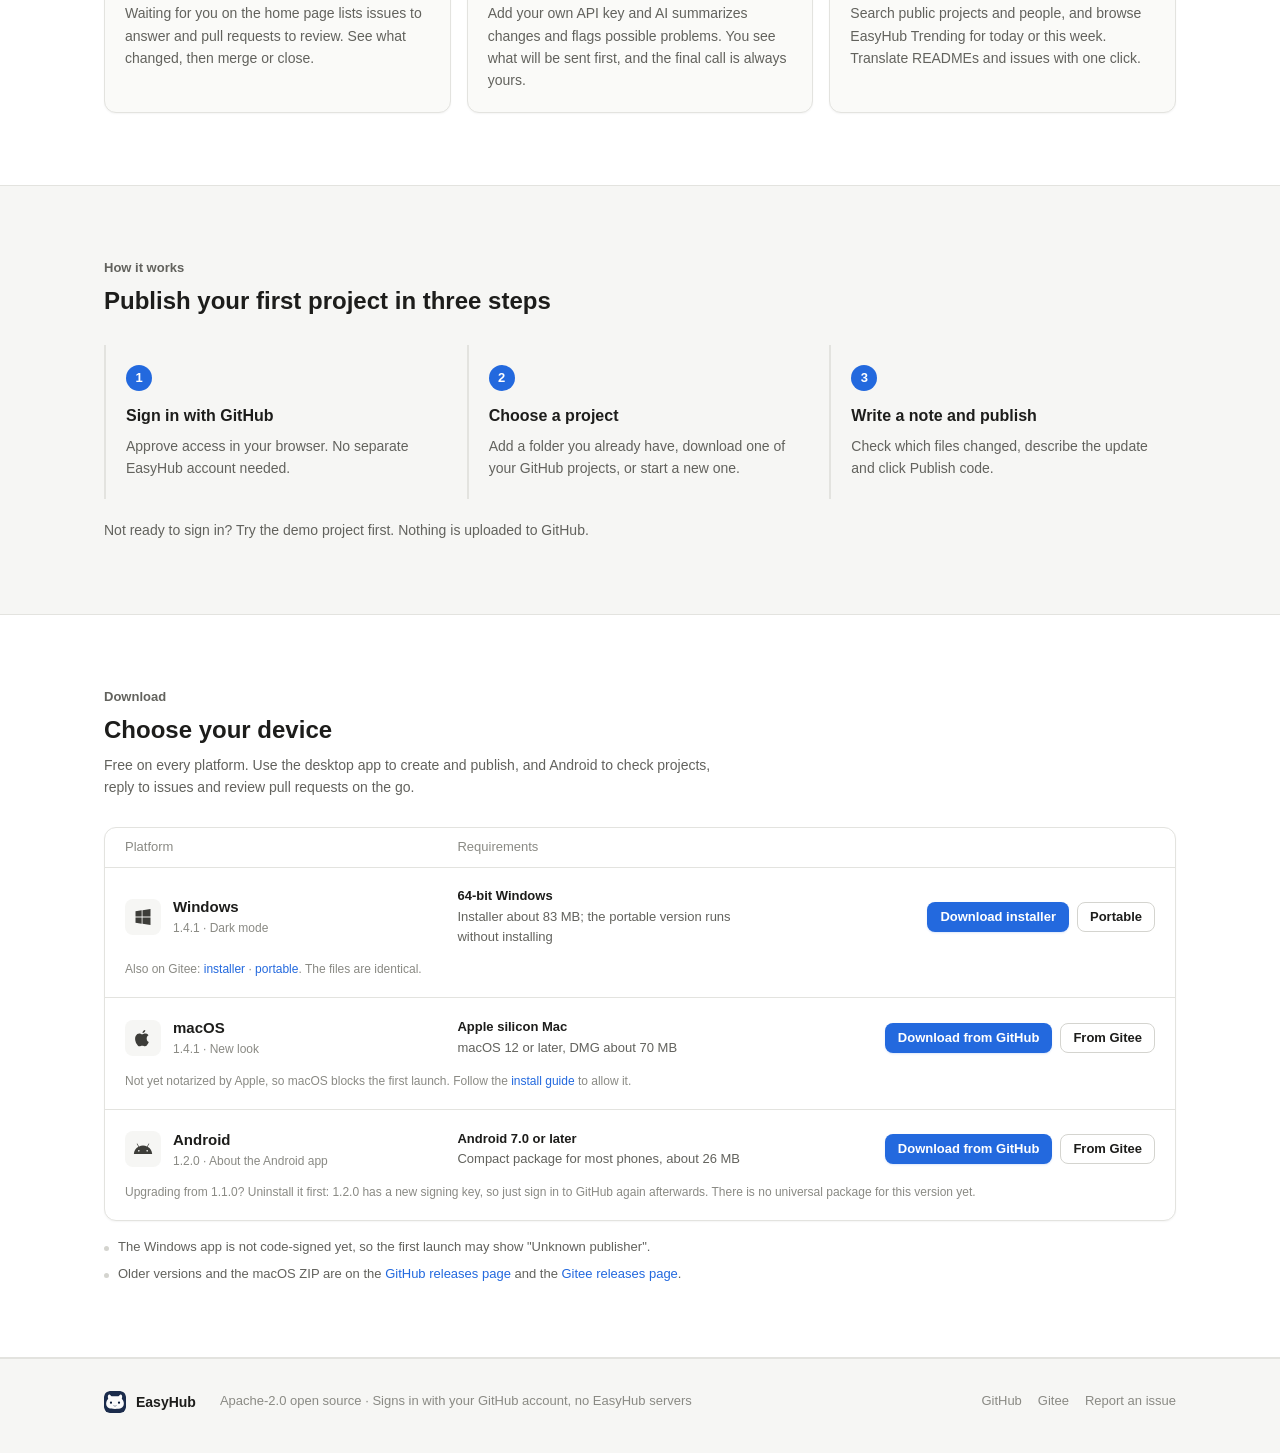
<file: en.html>
<!DOCTYPE html>
<html lang="en">
<head>
<meta charset="UTF-8">
<meta name="viewport" content="width=device-width, initial-scale=1.0">
<script>
(function(){
  var saved='';
  try{saved=localStorage.getItem('easyhub-site-theme')||''}catch(e){}
  var system=window.matchMedia&&window.matchMedia('(prefers-color-scheme: dark)').matches;
  document.documentElement.dataset.theme=saved==='light'||saved==='dark'?saved:(system?'dark':'light');
  if(!window.matchMedia||!window.matchMedia('(prefers-reduced-motion: reduce)').matches){document.documentElement.classList.add('motion-ready')}
})();
</script>
<script>
(function(){
  var chosen='';
  try{chosen=localStorage.getItem('easyhub-site-language')||''}catch(e){}
  var browser=(navigator.languages&&navigator.languages[0])||navigator.language||'en';
  var english=chosen==='en'||(!chosen&&!browser.toLowerCase().startsWith('zh'));
  var windowsRequested=new URLSearchParams(location.search).get('platform')==='windows';
  var windowsChosen=false;
  try{
    if(windowsRequested)sessionStorage.setItem('easyhub-site-platform','windows');
    windowsChosen=sessionStorage.getItem('easyhub-site-platform')==='windows';
  }catch(e){windowsChosen=windowsRequested}
  if(/Android/i.test(navigator.userAgent)&&!windowsChosen&&!location.hash){
    location.replace(new URL((english?'android-en.html':'android.html')+location.search+location.hash,location.href));
    return;
  }
})();
</script>
<title>EasyHub - A GitHub app you can use without knowing Git</title>
<meta name="description" content="EasyHub is an open source GitHub app for beginners. On Windows or macOS, pick a folder and write one line to publish your code. On Android, browse projects, reply to issues and review pull requests.">
<meta name="robots" content="index, follow, max-image-preview:large">
<link rel="canonical" href="https://fufu-flash.github.io/easyhub-website/en.html">
<link rel="alternate" hreflang="zh-CN" href="https://fufu-flash.github.io/easyhub-website/">
<link rel="alternate" hreflang="en" href="https://fufu-flash.github.io/easyhub-website/en.html">
<link rel="alternate" hreflang="x-default" href="https://fufu-flash.github.io/easyhub-website/">
<link rel="sitemap" type="application/xml" href="https://fufu-flash.github.io/easyhub-website/sitemap.xml">
<meta property="og:type" content="website">
<meta property="og:site_name" content="EasyHub">
<meta property="og:locale" content="en_US">
<meta property="og:title" content="EasyHub - A GitHub app you can use without knowing Git">
<meta property="og:description" content="Pick a folder, write one line, and your work is on GitHub. Free and open source for Windows, macOS and Android.">
<meta property="og:url" content="https://fufu-flash.github.io/easyhub-website/en.html">
<meta property="og:image" content="https://fufu-flash.github.io/easyhub-website/assets/easyhub-social.png">
<meta property="og:image:width" content="1200">
<meta property="og:image:height" content="630">
<meta property="og:image:alt" content="EasyHub: GitHub made simple for everyone">
<meta name="twitter:card" content="summary_large_image">
<meta name="twitter:title" content="EasyHub - A GitHub app you can use without knowing Git">
<meta name="twitter:description" content="Pick a folder, write one line, and your work is on GitHub. Free and open source for Windows, macOS and Android.">
<meta name="twitter:image" content="https://fufu-flash.github.io/easyhub-website/assets/easyhub-social.png">
<script type="application/ld+json">
{
  "@context": "https://schema.org",
  "@graph": [{
  "@type": "SoftwareApplication",
  "name": "EasyHub for Windows",
  "url": "https://fufu-flash.github.io/easyhub-website/en.html",
  "description": "An open source GitHub app for beginners: publish code and releases, and handle issues and pull requests without installing Git.",
  "applicationCategory": "DeveloperApplication",
  "operatingSystem": "Windows x64",
  "softwareVersion": "1.4.1",
  "datePublished": "2026-10-27",
  "image": "https://fufu-flash.github.io/easyhub-website/assets/app-home-en.png",
  "downloadUrl": "https://github.com/FuFu-Flash/EasyHub/releases/download/v1.4.1/EasyHub-1.4.1-setup.exe",
  "license": "https://github.com/FuFu-Flash/EasyHub/blob/main/LICENSE",
  "offers": {"@type": "Offer", "price": "0", "priceCurrency": "USD"},
  "author": {"@type": "Person", "name": "FuFu-Flash", "url": "https://github.com/FuFu-Flash"}
  }, {
  "@type": "SoftwareApplication",
  "name": "EasyHub for macOS",
  "url": "https://fufu-flash.github.io/easyhub-website/en.html#download",
  "description": "An open source GitHub app for Apple silicon Macs to publish and manage projects.",
  "applicationCategory": "DeveloperApplication",
  "operatingSystem": "macOS 12+ (Apple Silicon)",
  "softwareVersion": "1.4.1",
  "datePublished": "2026-10-27",
  "downloadUrl": "https://github.com/FuFu-Flash/EasyHub/releases/download/macos-v1.4.1/EasyHub-macOS.dmg",
  "license": "https://github.com/FuFu-Flash/EasyHub/blob/macos-v1.4.1/LICENSE",
  "offers": {"@type": "Offer", "price": "0", "priceCurrency": "USD"}
  }, {
  "@type": "SoftwareApplication",
  "name": "EasyHub for Android",
  "url": "https://fufu-flash.github.io/easyhub-website/android-en.html",
  "description": "Browse GitHub projects, reply to issues, download releases and review pull requests on Android.",
  "applicationCategory": "DeveloperApplication",
  "operatingSystem": "Android 7.0+",
  "softwareVersion": "1.2.0",
  "datePublished": "2026-10-29",
  "downloadUrl": "https://github.com/FuFu-Flash/EasyHub/releases/download/android-v1.2.0/EasyHub-Android-1.2.0-arm64.apk",
  "license": "https://github.com/FuFu-Flash/EasyHub/blob/android-v1.2.0/LICENSE",
  "offers": {"@type": "Offer", "price": "0", "priceCurrency": "USD"}
  }]
}
</script>
<link rel="icon" type="image/svg+xml" href="assets/easyhub-icon.svg">
<link rel="stylesheet" href="assets/site.css">
<script src="assets/site.js" defer></script>
</head>
<body>
<a class="skip" href="#main">Skip to content</a>

<header class="topbar">
  <div class="wrap topbar-inner">
    <a class="brand" href="#top"><img src="assets/easyhub-icon.svg" alt=""><span>EasyHub</span></a>
    <nav class="nav" aria-label="Page sections">
      <a href="#features">Features</a>
      <a href="#start">How it works</a>
      <a href="android-en.html">Android</a>
      <a href="#download">Download</a>
    </nav>
    <div class="top-tools">
      <a class="icon-btn" href="https://github.com/FuFu-Flash/EasyHub" target="_blank" rel="noopener noreferrer" aria-label="View source on GitHub" title="View source on GitHub">
        <svg viewBox="0 0 24 24" fill="currentColor" aria-hidden="true"><path d="M12 .5a11.5 11.5 0 0 0-3.64 22.41c.58.1.79-.25.79-.56v-2c-3.2.7-3.88-1.37-3.88-1.37-.52-1.33-1.28-1.69-1.28-1.69-1.05-.71.08-.7.08-.7 1.16.08 1.77 1.19 1.77 1.19 1.03 1.77 2.7 1.26 3.36.96.1-.75.4-1.26.73-1.55-2.55-.29-5.24-1.28-5.24-5.68 0-1.25.45-2.28 1.18-3.08-.12-.29-.51-1.46.11-3.04 0 0 .97-.31 3.17 1.18a11 11 0 0 1 5.77 0c2.2-1.49 3.17-1.18 3.17-1.18.63 1.58.23 2.75.11 3.04.74.8 1.18 1.83 1.18 3.08 0 4.41-2.69 5.38-5.26 5.67.41.36.78 1.06.78 2.14v3.17c0 .31.21.67.8.56A11.5 11.5 0 0 0 12 .5Z"/></svg>
      </a>
      <button class="icon-btn" id="themeToggle" type="button" aria-label="Switch to dark mode" title="Switch to dark mode" aria-pressed="false">
        <svg class="theme-light-icon" viewBox="0 0 24 24" fill="none" stroke="currentColor" stroke-width="1.8" stroke-linecap="round" stroke-linejoin="round" aria-hidden="true"><path d="M20 14.5A8 8 0 0 1 9.5 4a8 8 0 1 0 10.5 10.5Z"/></svg>
        <svg class="theme-dark-icon" viewBox="0 0 24 24" fill="none" stroke="currentColor" stroke-width="1.8" stroke-linecap="round" aria-hidden="true"><circle cx="12" cy="12" r="4"/><path d="M12 2v2M12 20v2M4.9 4.9l1.4 1.4M17.7 17.7l1.4 1.4M2 12h2M20 12h2M4.9 19.1l1.4-1.4M17.7 6.3l1.4-1.4"/></svg>
      </button>
      <div class="lang" role="group" aria-label="语言 / Language">
        <a href="./" data-lang="zh" lang="zh-CN">中文</a>
        <a href="en.html" data-lang="en" lang="en" aria-current="page">EN</a>
      </div>
    </div>
  </div>
</header>

<main id="main">
<section class="hero" id="top">
  <div class="wrap">
    <h1>Put your work on GitHub, no Git required</h1>
    <p class="lead">EasyHub is a GitHub app for beginners. Pick a folder, write a line about what changed, and publish with one click. Issues, pull requests and releases live in the same place.</p>
    <div class="hero-actions">
      <a class="btn btn-primary btn-lg" href="#download">
        <svg viewBox="0 0 24 24" fill="none" stroke="currentColor" stroke-width="2" stroke-linecap="round" stroke-linejoin="round" aria-hidden="true"><path d="M12 3v12M7 10l5 5 5-5M5 21h14"/></svg>
        Download free
      </a>
      <a class="btn btn-secondary btn-lg" href="https://github.com/FuFu-Flash/EasyHub" target="_blank" rel="noopener noreferrer">View source</a>
    </div>
    <div class="hero-meta">
      <span><i></i>Windows 1.4.1</span>
      <span>macOS 1.4.1</span>
      <span>Android 1.2.0</span>
      <span>No Git install</span>
      <span>Apache-2.0 open source</span>
    </div>
    <figure class="shot">
      <img src="assets/app-home-en.png" width="2160" height="1350" alt="EasyHub 1.4.0 home: navigation on the left, Waiting for you and My projects in the middle, Recent updates on the right">
    </figure>
  </div>
</section>

<section class="band" id="features">
  <div class="wrap">
    <div class="section-head reveal">
      <p class="section-label">Features</p>
      <h2 class="section-title">Everyday GitHub tasks, turned into buttons</h2>
    </div>
    <div class="features">
      <article class="feature reveal">
        <span class="feature-icon"><svg viewBox="0 0 24 24" fill="none" stroke="currentColor" stroke-width="1.8" stroke-linecap="round" stroke-linejoin="round" aria-hidden="true"><path d="M3 7a2 2 0 0 1 2-2h4l2 2h8a2 2 0 0 1 2 2v8a2 2 0 0 1-2 2H5a2 2 0 0 1-2-2Z"/><path d="M12 16v-5M9.5 13.5 12 11l2.5 2.5"/></svg></span>
        <h3>Publish from a folder</h3>
        <p>EasyHub finds added, changed and deleted files. Tick what to include, write a short note and click Publish code. Anything you leave unticked stays on your computer.</p>
      </article>
      <article class="feature reveal">
        <span class="feature-icon"><svg viewBox="0 0 24 24" fill="none" stroke="currentColor" stroke-width="1.8" stroke-linecap="round" stroke-linejoin="round" aria-hidden="true"><path d="M12 3 4 6v6c0 4.5 3.4 8 8 9 4.6-1 8-4.5 8-9V6Z"/><path d="m9 12 2 2 4-4"/></svg></span>
        <h3>Nothing gets overwritten quietly</h3>
        <p>Before publishing, EasyHub checks GitHub for newer changes. If the same file changed in both places, you see both versions and choose which to keep.</p>
      </article>
      <article class="feature reveal">
        <span class="feature-icon"><svg viewBox="0 0 24 24" fill="none" stroke="currentColor" stroke-width="1.8" stroke-linecap="round" stroke-linejoin="round" aria-hidden="true"><path d="M20 12v7a2 2 0 0 1-2 2H6a2 2 0 0 1-2-2v-7"/><path d="M2 7h20v5H2zM12 21V7M12 7S10 3 7.5 3 5 5.5 7 7M12 7s2-4 4.5-4S19 5.5 17 7"/></svg></span>
        <h3>Publish releases</h3>
        <p>Add a version number, notes and download files such as installers. Preview before you publish, and pick up unfinished drafts later.</p>
      </article>
      <article class="feature reveal">
        <span class="feature-icon"><svg viewBox="0 0 24 24" fill="none" stroke="currentColor" stroke-width="1.8" stroke-linecap="round" stroke-linejoin="round" aria-hidden="true"><path d="M21 12a8.5 8.5 0 0 1-12.4 7.6L3 21l1.4-5.6A8.5 8.5 0 1 1 21 12Z"/></svg></span>
        <h3>Issues and pull requests</h3>
        <p>Waiting for you on the home page lists issues to answer and pull requests to review. See what changed, then merge or close.</p>
      </article>
      <article class="feature reveal">
        <span class="feature-icon"><svg viewBox="0 0 24 24" fill="none" stroke="currentColor" stroke-width="1.8" stroke-linecap="round" stroke-linejoin="round" aria-hidden="true"><path d="M12 3l1.8 4.7L18.5 9.5l-4.7 1.8L12 16l-1.8-4.7L5.5 9.5l4.7-1.8Z"/><path d="M19 15l.8 2.2L22 18l-2.2.8L19 21l-.8-2.2L16 18l2.2-.8Z"/></svg></span>
        <h3>AI review<span class="tag">Optional</span></h3>
        <p>Add your own API key and AI summarizes changes and flags possible problems. You see what will be sent first, and the final call is always yours.</p>
      </article>
      <article class="feature reveal">
        <span class="feature-icon"><svg viewBox="0 0 24 24" fill="none" stroke="currentColor" stroke-width="1.8" stroke-linecap="round" stroke-linejoin="round" aria-hidden="true"><circle cx="12" cy="12" r="9"/><path d="m15.5 8.5-2 5-5 2 2-5Z"/></svg></span>
        <h3>Discover projects</h3>
        <p>Search public projects and people, and browse EasyHub Trending for today or this week. Translate READMEs and issues with one click.</p>
      </article>
    </div>
  </div>
</section>

<section id="start">
  <div class="wrap">
    <div class="section-head reveal">
      <p class="section-label">How it works</p>
      <h2 class="section-title">Publish your first project in three steps</h2>
    </div>
    <div class="steps">
      <div class="step reveal">
        <h3>Sign in with GitHub</h3>
        <p>Approve access in your browser. No separate EasyHub account needed.</p>
      </div>
      <div class="step reveal">
        <h3>Choose a project</h3>
        <p>Add a folder you already have, download one of your GitHub projects, or start a new one.</p>
      </div>
      <div class="step reveal">
        <h3>Write a note and publish</h3>
        <p>Check which files changed, describe the update and click Publish code.</p>
      </div>
    </div>
    <p class="steps-note reveal">Not ready to sign in? Try the demo project first. Nothing is uploaded to GitHub.</p>
  </div>
</section>

<section class="band" id="download">
  <div class="wrap">
    <div class="section-head reveal">
      <p class="section-label">Download</p>
      <h2 class="section-title">Choose your device</h2>
      <p class="section-sub">Free on every platform. Use the desktop app to create and publish, and Android to check projects, reply to issues and review pull requests on the go.</p>
    </div>
    <div class="table reveal" role="list">
      <div class="table-head" aria-hidden="true"><span>Platform</span><span>Requirements</span><span></span></div>
      <div class="row" role="listitem">
        <div class="platform">
          <span class="platform-icon"><svg viewBox="0 0 24 24" fill="currentColor" aria-hidden="true"><path d="M3 5.2 10.4 4v7.3H3Zm8.4-1.3L21 2.5v8.8h-9.6ZM3 12.7h7.4V20L3 18.8Zm8.4 0H21v8.8l-9.6-1.4Z"/></svg></span>
          <span><strong>Windows</strong><small>1.4.1 · Dark mode</small></span>
        </div>
        <p class="req"><b>64-bit Windows</b><br>Installer about 83 MB; the portable version runs without installing</p>
        <div class="get">
          <a class="btn btn-primary btn-sm" href="https://github.com/FuFu-Flash/EasyHub/releases/download/v1.4.1/EasyHub-1.4.1-setup.exe">Download installer</a>
          <a class="btn btn-secondary btn-sm" href="https://github.com/FuFu-Flash/EasyHub/releases/download/v1.4.1/EasyHub-1.4.1-portable.exe">Portable</a>
        </div>
        <p class="row-note">Also on Gitee: <a href="https://gitee.com/HUAJILA/easy-hub/releases/download/v1.4.1/EasyHub-1.4.1-setup.exe">installer</a> · <a href="https://gitee.com/HUAJILA/easy-hub/releases/download/v1.4.1/EasyHub-1.4.1-portable.exe">portable</a>. The files are identical.</p>
      </div>
      <div class="row" role="listitem">
        <div class="platform">
          <span class="platform-icon"><svg viewBox="0 0 24 24" fill="currentColor" aria-hidden="true"><path d="M16.4 12.6c0-2.6 2.1-3.8 2.2-3.9-1.2-1.8-3.1-2-3.7-2-1.6-.2-3.1.9-3.9.9s-2-.9-3.4-.9a5 5 0 0 0-4.2 2.6c-1.8 3.1-.5 7.7 1.3 10.2.8 1.2 1.8 2.6 3.1 2.5 1.3 0 1.7-.8 3.3-.8s2 .8 3.4.8 2.2-1.2 3-2.4a10 10 0 0 0 1.4-2.8c-.1 0-2.6-1-2.5-4.2ZM13.9 4.9a3.6 3.6 0 0 0 .8-2.6 3.7 3.7 0 0 0-2.4 1.2 3.4 3.4 0 0 0-.9 2.5 3 3 0 0 0 2.5-1.1Z"/></svg></span>
          <span><strong>macOS</strong><small>1.4.1 · New look</small></span>
        </div>
        <p class="req"><b>Apple silicon Mac</b><br>macOS 12 or later, DMG about 70 MB</p>
        <div class="get">
          <a class="btn btn-primary btn-sm" href="https://github.com/FuFu-Flash/EasyHub/releases/download/macos-v1.4.1/EasyHub-macOS.dmg">Download from GitHub</a>
          <a class="btn btn-secondary btn-sm" href="https://gitee.com/HUAJILA/easy-hub/releases/download/macos-v1.4.1/EasyHub-macOS.dmg">From Gitee</a>
        </div>
        <p class="row-note">Not yet notarized by Apple, so macOS blocks the first launch. Follow the <a href="https://github.com/FuFu-Flash/EasyHub/blob/main/README.en.md" target="_blank" rel="noopener noreferrer">install guide</a> to allow it.</p>
      </div>
      <div class="row" role="listitem">
        <div class="platform">
          <span class="platform-icon"><svg viewBox="0 0 24 24" fill="currentColor" aria-hidden="true"><path d="M17.5 9.4 19.4 6a.4.4 0 0 0-.7-.4l-1.9 3.4a11.5 11.5 0 0 0-9.6 0L5.3 5.6a.4.4 0 1 0-.7.4l1.9 3.4A10.7 10.7 0 0 0 1 18h22a10.7 10.7 0 0 0-5.5-8.6ZM7 15.2a1 1 0 1 1 0-2 1 1 0 0 1 0 2Zm10 0a1 1 0 1 1 0-2 1 1 0 0 1 0 2Z"/></svg></span>
          <span><strong>Android</strong><small>1.2.0 · <a href="android-en.html">About the Android app</a></small></span>
        </div>
        <p class="req"><b>Android 7.0 or later</b><br>Compact package for most phones, about 26 MB</p>
        <div class="get">
          <a class="btn btn-primary btn-sm" href="https://github.com/FuFu-Flash/EasyHub/releases/download/android-v1.2.0/EasyHub-Android-1.2.0-arm64.apk">Download from GitHub</a>
          <a class="btn btn-secondary btn-sm" href="https://gitee.com/HUAJILA/easy-hub/releases/download/android-v1.2.0/EasyHub-Android-1.2.0-arm64.apk">From Gitee</a>
        </div>
        <p class="row-note">Upgrading from 1.1.0? Uninstall it first: 1.2.0 has a new signing key, so just sign in to GitHub again afterwards. There is no universal package for this version yet.</p>
      </div>
    </div>
    <ul class="notes reveal">
      <li>The Windows app is not code-signed yet, so the first launch may show "Unknown publisher".</li>
      <li>Older versions and the macOS ZIP are on the <a href="https://github.com/FuFu-Flash/EasyHub/releases" target="_blank" rel="noopener noreferrer">GitHub releases page</a> and the <a href="https://gitee.com/HUAJILA/easy-hub/releases" target="_blank" rel="noopener noreferrer">Gitee releases page</a>.</li>
    </ul>
  </div>
</section>
</main>

<footer>
  <div class="wrap footer-inner">
    <a class="brand" href="#top"><img src="assets/easyhub-icon.svg" alt=""><span>EasyHub</span></a>
    <span>Apache-2.0 open source · Signs in with your GitHub account, no EasyHub servers</span>
    <nav class="footer-links" aria-label="Links">
      <a href="https://github.com/FuFu-Flash/EasyHub" target="_blank" rel="noopener noreferrer">GitHub</a>
      <a href="https://gitee.com/HUAJILA/easy-hub" target="_blank" rel="noopener noreferrer">Gitee</a>
      <a href="https://github.com/FuFu-Flash/EasyHub/issues" target="_blank" rel="noopener noreferrer">Report an issue</a>
    </nav>
  </div>
</footer>
</body>
</html>
</file>
<file: assets/site.css>
/* 官网样式：配色、字号、圆角沿用桌面端 1.4.0 的 tokens.css */
:root{
  --font:-apple-system,BlinkMacSystemFont,'Segoe UI Variable','Segoe UI','Microsoft YaHei UI','Noto Sans SC','PingFang SC','Hiragino Sans GB',sans-serif;
  --primary:#2369de;
  --primary-hover:#1756bf;
  --primary-soft:#eaf3ff;
  --ink:#1d1d1b;
  --ink-soft:#3d3d39;
  --muted:#62625d;
  --faint:#8a8a84;
  --surface:#ffffff;
  --surface-subtle:#fafaf8;
  --bg:#f6f6f4;
  --sunken:#ececea;
  --line:#e3e3df;
  --line-strong:#d4d4cf;
  --focus:#90b8ff;
  --success:#208a4d;
  --warning:#8f4a00;
  --warning-soft:#fdf3e3;
  --shadow-card:0 1px 2px rgba(29,29,27,.043);
  --shadow-raised:0 16px 30px rgba(29,29,27,.086);
  color-scheme:light;
}
:root[data-theme="dark"]{
  --primary:#4c8dff;
  --primary-hover:#6ea3ff;
  --primary-soft:#1b2a44;
  --ink:#ededea;
  --ink-soft:#d2d2cd;
  --muted:#a3a39d;
  --faint:#7d7d77;
  --surface:#232321;
  --surface-subtle:#1f1f1d;
  --bg:#191918;
  --sunken:#2c2c2a;
  --line:#34342f;
  --line-strong:#45453f;
  --focus:#4c7fd6;
  --success:#4cc27f;
  --warning:#e4a453;
  --warning-soft:#33291b;
  --shadow-card:0 1px 2px rgba(0,0,0,.3);
  --shadow-raised:0 16px 30px rgba(0,0,0,.35);
  color-scheme:dark;
}
*{margin:0;padding:0;box-sizing:border-box}
html{scroll-behavior:smooth;scroll-padding-top:72px}
body{font-family:var(--font);font-size:14px;line-height:1.6;color:var(--ink);background:var(--bg);-webkit-font-smoothing:antialiased;overflow-x:hidden}
img{max-width:100%;display:block}
a{color:inherit;text-decoration:none}
:focus-visible{outline:3px solid var(--focus);outline-offset:2px;border-radius:4px}
.wrap{max-width:1120px;margin:0 auto;padding:0 24px}
.skip{position:absolute;left:-9999px;top:8px;z-index:200;background:var(--surface);padding:8px 12px;border-radius:8px}
.skip:focus{left:16px}

/* 顶栏：与应用顶栏同样的白底、细线和图标按钮 */
.topbar{position:sticky;top:0;z-index:50;background:var(--surface);border-bottom:1px solid var(--line)}
.topbar-inner{display:flex;align-items:center;gap:8px;height:56px}
.brand{display:flex;align-items:center;gap:10px;font-size:16px;font-weight:700;margin-right:24px}
.brand img{width:28px;height:28px;border-radius:7px}
.nav{display:flex;gap:2px}
.nav a{padding:6px 12px;border-radius:8px;color:var(--muted);font-weight:500}
.nav a:hover{background:var(--bg);color:var(--ink)}
.top-tools{display:flex;align-items:center;gap:6px;margin-left:auto}
.icon-btn{display:grid;place-items:center;width:34px;height:34px;border:0;border-radius:8px;background:transparent;color:var(--muted);cursor:pointer}
.icon-btn:hover{background:var(--bg);color:var(--ink)}
.icon-btn svg{width:18px;height:18px}
.theme-dark-icon{display:none}
:root[data-theme="dark"] .theme-dark-icon{display:block}
:root[data-theme="dark"] .theme-light-icon{display:none}
.lang{display:flex;padding:2px;border:1px solid var(--line);border-radius:8px}
.lang a{padding:3px 8px;border-radius:6px;font-size:12px;font-weight:600;color:var(--muted)}
.lang a[aria-current="page"]{background:var(--primary-soft);color:var(--primary)}

/* 按钮：主按钮蓝底，次按钮白底细边，和应用一致 */
.btn{display:inline-flex;align-items:center;justify-content:center;gap:8px;height:36px;padding:0 16px;border-radius:8px;border:1px solid transparent;font:inherit;font-weight:600;white-space:nowrap;cursor:pointer;transition:background .16s,border-color .16s}
.btn svg{width:16px;height:16px;flex:none}
.btn-primary{background:var(--primary);color:#fff;box-shadow:0 1px 2px rgba(35,105,222,.16)}
.btn-primary:hover{background:var(--primary-hover)}
.btn-secondary{background:var(--surface);border-color:var(--line-strong);color:var(--ink)}
.btn-secondary:hover{background:var(--surface-subtle);border-color:var(--faint)}
.btn-lg{height:42px;padding:0 20px;font-size:15px}
.btn-sm{height:30px;padding:0 12px;font-size:13px}

/* 首屏 */
.hero{padding:64px 0 0}
.hero h1{font-size:40px;line-height:1.25;font-weight:700;letter-spacing:-.01em;max-width:720px}
.hero .lead{margin-top:16px;font-size:16px;color:var(--muted);max-width:620px}
.hero-actions{display:flex;flex-wrap:wrap;gap:10px;margin-top:28px}
.hero-meta{display:flex;flex-wrap:wrap;gap:6px 18px;margin-top:20px;color:var(--faint);font-size:13px}
.hero-meta span{display:inline-flex;align-items:center;gap:6px}
.hero-meta i{width:6px;height:6px;border-radius:50%;background:var(--success)}
.shot{margin-top:48px;border:1px solid var(--line);border-bottom:0;border-radius:12px 12px 0 0;overflow:hidden;background:var(--surface);box-shadow:var(--shadow-raised)}
.shot img{width:100%;height:auto}
.shot-caption{padding:10px 0 0;color:var(--faint);font-size:12px;text-align:right}

/* 分区：小标题 + 正文标题，留白参照应用页面 */
section{padding:72px 0}
.band{background:var(--surface);border-top:1px solid var(--line);border-bottom:1px solid var(--line)}
.section-label{font-size:13px;font-weight:600;color:var(--muted)}
.section-title{margin-top:6px;font-size:24px;line-height:1.35;font-weight:700}
.section-sub{margin-top:8px;color:var(--muted);max-width:640px}
.section-head{margin-bottom:28px}

.features{display:grid;grid-template-columns:repeat(3,minmax(0,1fr));gap:16px}
.feature{background:var(--surface);border:1px solid var(--line);border-radius:12px;padding:20px;box-shadow:var(--shadow-card)}
.band .feature{background:var(--surface-subtle)}
.feature-icon{display:grid;place-items:center;width:36px;height:36px;border-radius:8px;background:var(--primary-soft);color:var(--primary);margin-bottom:14px}
.feature-icon svg{width:18px;height:18px}
.feature h3{font-size:16px;font-weight:600;line-height:1.4}
.feature p{margin-top:6px;color:var(--muted)}
.tag{display:inline-block;margin-left:6px;padding:0 6px;border-radius:4px;background:var(--sunken);color:var(--muted);font-size:12px;font-weight:500;vertical-align:2px}

.steps{display:grid;grid-template-columns:repeat(3,minmax(0,1fr));gap:16px;counter-reset:step}
.step{padding:20px;border-left:2px solid var(--line)}
.step::before{counter-increment:step;content:counter(step);display:grid;place-items:center;width:26px;height:26px;border-radius:50%;background:var(--primary);color:#fff;font-size:13px;font-weight:700;margin-bottom:12px}
.step h3{font-size:16px;font-weight:600}
.step p{margin-top:6px;color:var(--muted)}
.steps-note{margin-top:20px;color:var(--muted)}

/* 下载：沿用“我的项目”表格的行列样式 */
.table{background:var(--surface);border:1px solid var(--line);border-radius:12px;overflow:hidden;box-shadow:var(--shadow-card)}
.table-head,.row{display:grid;grid-template-columns:minmax(0,1.3fr) minmax(0,1.2fr) minmax(0,1.6fr);gap:16px;align-items:center;padding:0 20px}
.table-head{height:40px;color:var(--faint);font-size:13px;border-bottom:1px solid var(--line)}
.row{padding-top:18px;padding-bottom:18px}
.row+.row{border-top:1px solid var(--line)}
.platform{display:flex;align-items:center;gap:12px;min-width:0}
.platform-icon{display:grid;place-items:center;width:36px;height:36px;flex:none;border-radius:8px;background:var(--bg);color:var(--ink-soft)}
.platform-icon svg{width:20px;height:20px}
.platform strong{display:block;font-size:15px;font-weight:600}
.platform small{display:block;color:var(--faint);font-size:12px}
.req{color:var(--muted);font-size:13px}
.req b{color:var(--ink);font-weight:600}
.get{display:flex;flex-wrap:wrap;gap:8px;justify-content:flex-end}
.row-note{grid-column:1/-1;margin-top:-4px;color:var(--faint);font-size:12px}
.row-note a,.notes a{color:var(--primary)}
.row-note a:hover,.notes a:hover{text-decoration:underline}
.notes{margin-top:16px;display:grid;gap:6px;color:var(--muted);font-size:13px}
.notes li{list-style:none;padding-left:14px;position:relative}
.notes li::before{content:"";position:absolute;left:0;top:9px;width:5px;height:5px;border-radius:50%;background:var(--line-strong)}

footer{padding:32px 0 40px;border-top:1px solid var(--line);color:var(--faint);font-size:13px}
.footer-inner{display:flex;flex-wrap:wrap;align-items:center;gap:12px 24px}
.footer-inner .brand{font-size:14px;margin-right:0;color:var(--ink)}
.footer-inner .brand img{width:22px;height:22px;border-radius:6px}
.footer-links{display:flex;flex-wrap:wrap;gap:16px;margin-left:auto}
.footer-links a:hover{color:var(--ink)}

@media (max-width:850px){
  .nav{display:none}
  .brand{margin-right:0}
  .hero{padding-top:40px}
  .hero h1{font-size:30px}
  .features,.steps{grid-template-columns:1fr}
  .table-head{display:none}
  .row{grid-template-columns:1fr;gap:12px}
  .get{justify-content:flex-start}
  .row-note{margin-top:0}
  section{padding:56px 0}
}
@media (max-width:480px){
  .wrap{padding:0 16px}
  .hero-actions .btn{flex:1 1 100%}
  .footer-links{margin-left:0}
}
/* 动画：时长和缓动沿用应用的 --eh-duration / --eh-ease-standard */
:root{--ease:cubic-bezier(.2,.7,.2,1)}
body,.topbar,.feature,.table,.btn,.icon-btn,.lang a{transition:background-color .2s var(--ease),border-color .2s var(--ease),color .2s var(--ease),box-shadow .2s var(--ease),transform .16s var(--ease)}
.topbar.scrolled{box-shadow:0 1px 8px rgba(98,98,93,.08)}
.btn:hover{transform:translateY(-1px)}
.btn:active{transform:translateY(0) scale(.98)}
.btn-lg svg{transition:transform .2s var(--ease)}
.btn-primary:hover svg{transform:translateY(2px)}
.feature:hover{transform:translateY(-3px);border-color:var(--line-strong);box-shadow:var(--shadow-raised)}
.feature-icon{transition:transform .2s var(--ease),background-color .2s var(--ease)}
.feature:hover .feature-icon{transform:scale(1.08) rotate(-4deg)}
.row{transition:background-color .2s var(--ease)}
.row:hover{background:var(--surface-subtle)}
.platform-icon{transition:background-color .2s var(--ease),color .2s var(--ease)}
.row:hover .platform-icon{background:var(--primary-soft);color:var(--primary)}
.hero-meta i{animation:pulse 2.4s ease-in-out infinite}
@keyframes pulse{0%,100%{box-shadow:0 0 0 0 rgba(32,138,77,.45)}50%{box-shadow:0 0 0 5px rgba(32,138,77,0)}}

/* 首屏依次出现，截图从下方升起；只有允许动画时才加 motion-ready */
.motion-ready .hero h1,.motion-ready .hero .lead,.motion-ready .hero-actions,.motion-ready .hero-meta{animation:rise .6s var(--ease) both}
.motion-ready .hero .lead{animation-delay:.08s}
.motion-ready .hero-actions{animation-delay:.16s}
.motion-ready .hero-meta{animation-delay:.24s}
.motion-ready .shot{animation:rise-shot .9s var(--ease) .3s both}
@keyframes rise{from{opacity:0;transform:translateY(14px)}to{opacity:1;transform:none}}
@keyframes rise-shot{from{opacity:0;transform:translateY(40px) scale(.98)}to{opacity:1;transform:none}}

/* 滚动到区块时渐显，同组元素错开出现 */
.motion-ready .reveal{opacity:0;transform:translateY(18px);transition:opacity .6s var(--ease),transform .6s var(--ease)}
.motion-ready .reveal.in{opacity:1;transform:none}
.motion-ready .features .reveal:nth-child(3n+2),.motion-ready .steps .reveal:nth-child(2){transition-delay:.08s}
.motion-ready .features .reveal:nth-child(3n),.motion-ready .steps .reveal:nth-child(3){transition-delay:.16s}
.motion-ready .reveal.in:hover{transition-delay:0s}
.motion-ready .step.reveal::before{transform:scale(.4);transition:transform .5s var(--ease) .2s}
.motion-ready .step.reveal.in::before{transform:none}

/* 深浅切换：整页用 0.5 秒交叉淡化；深色下截图略微压暗，免得一片亮白刺眼 */
.theme-instant,.theme-instant *,.theme-instant *::before,.theme-instant *::after{transition:none!important}
::view-transition-old(root),::view-transition-new(root){animation-duration:.5s;animation-timing-function:ease}
:root[data-theme="dark"] .shot img{filter:brightness(.82)}

@media (prefers-reduced-motion:reduce){
  html{scroll-behavior:auto}
  *,*::before{transition:none!important;animation:none!important}
}
</file>
<file: assets/android.css>
/* Android 页专用：手机界面示意、签名提醒和分工对比，其余沿用 site.css */
.hero-android{padding-bottom:64px}
.hero-split{display:grid;grid-template-columns:minmax(0,1fr) 320px;gap:48px;align-items:center}
.hero-kicker{display:inline-block;margin-bottom:14px;padding:2px 10px;border-radius:999px;background:var(--primary-soft);color:var(--primary);font-size:13px;font-weight:600}

/* 手机示意：配色与 Android 1.2.0 首页一致，跟随网页深浅色 */
/* 机身：细边框 + 金属渐变边缘 + 柔和的分层阴影，背后一圈主色光晕 */
.phone-stage{position:relative;display:flex;justify-content:center;padding:12px 0}
.phone-stage::before{content:"";position:absolute;inset:6% -8%;border-radius:50%;background:radial-gradient(closest-side,color-mix(in srgb,var(--primary) 16%,transparent),transparent);filter:blur(8px);z-index:0}
.phone{--frame:#1d1d1f;--edge:#5a5a5f;position:relative;z-index:1;width:300px;padding:9px;border-radius:48px;
  background:linear-gradient(145deg,var(--edge),var(--frame) 22%,var(--frame) 78%,var(--edge));
  box-shadow:0 0 0 1px rgba(0,0,0,.18),inset 0 0 0 1.5px rgba(255,255,255,.14),0 2px 4px rgba(29,29,27,.08),0 24px 48px -12px rgba(29,29,27,.28),0 48px 80px -40px rgba(35,105,222,.25)}
:root[data-theme="dark"] .phone{--frame:#2a2a2d;--edge:#6b6b70;box-shadow:0 0 0 1px rgba(255,255,255,.06),inset 0 0 0 1.5px rgba(255,255,255,.12),0 24px 48px -12px rgba(0,0,0,.6),0 48px 80px -40px rgba(76,141,255,.3)}
.phone-key{position:absolute;right:-3px;width:3px;border-radius:0 2px 2px 0;background:linear-gradient(90deg,var(--frame),var(--edge))}
.phone-key-power{top:120px;height:44px}
.phone-key-volume{top:184px;height:72px}
.phone-screen{position:relative;border-radius:39px;overflow:hidden;background:var(--bg)}
.phone-status{position:relative;display:flex;justify-content:space-between;align-items:center;height:34px;padding:0 22px;font-size:12px;font-weight:600;color:var(--ink);background:var(--surface)}
.phone-camera{position:absolute;left:50%;top:10px;width:13px;height:13px;margin-left:-6.5px;border-radius:50%;background:#0d0d0f;box-shadow:inset 0 0 0 2.5px #232328}
.phone-status-icons{display:flex;gap:4px;align-items:center}
.phone-status-icons svg{width:13px;height:10px;display:block}
.phone-status-icons .phone-battery{width:21px;height:11px}
.phone-gesture{position:absolute;left:50%;bottom:7px;width:96px;height:4px;margin-left:-48px;border-radius:2px;background:var(--ink);opacity:.35}
.phone-bar{display:flex;align-items:center;gap:10px;padding:6px 18px 12px;background:var(--surface);border-bottom:1px solid var(--line)}
.phone-bar strong{font-size:17px;font-weight:700;margin-right:auto}
.phone-bell{position:relative;color:var(--muted)}
.phone-bell svg{width:20px;height:20px;display:block}
.phone-bell em{position:absolute;top:-4px;right:-6px;min-width:14px;height:14px;padding:0 3px;border-radius:7px;background:#c53347;color:#fff;font-size:9px;font-style:normal;font-weight:700;line-height:14px;text-align:center}
.phone-avatar{display:grid;place-items:center;width:26px;height:26px;border-radius:50%;background:var(--primary-soft);color:var(--primary);font-size:12px;font-weight:700}
.phone-body{padding:14px 14px 26px;min-height:390px}
.phone-label{font-size:12px;font-weight:600;color:var(--muted)}
.phone-label span{margin-left:4px;color:var(--faint);font-weight:500}
.phone-card{margin-top:8px;background:var(--surface);border:1px solid var(--line);border-radius:12px}
.phone-task{display:flex;align-items:center;gap:10px;padding:12px}
.phone-task img,.phone-row img,.phone-icon{width:32px;height:32px;flex:none;border-radius:8px}
.phone-task div,.phone-row div{min-width:0;flex:1}
.phone-task strong,.phone-row strong{display:block;font-size:13px;font-weight:600;white-space:nowrap;overflow:hidden;text-overflow:ellipsis}
.phone-task small,.phone-row small{display:block;font-size:11px;color:var(--faint);line-height:1.4}
.phone-btn{flex:none;padding:5px 10px;border-radius:8px;background:var(--primary);color:#fff;font-size:11px;font-weight:600}
.phone-more{margin:8px 2px 18px;font-size:11px;color:var(--primary);font-weight:600}
.phone-head{display:flex;justify-content:space-between;align-items:baseline}
.phone-head span{font-size:11px;color:var(--primary);font-weight:600}
.phone-list{padding:2px 12px}
.phone-row{display:flex;align-items:center;gap:10px;padding:10px 0}
.phone-row+.phone-row{border-top:1px solid var(--line)}
.phone-icon{display:grid;place-items:center;background:var(--primary-soft);color:var(--primary);font-size:13px;font-weight:700}
.phone-icon.violet{background:#f0e8ff;color:#7655e8}
:root[data-theme="dark"] .phone-icon.violet{background:#2a2142;color:#a28bff}
.motion-ready .phone{animation:rise-shot .9s var(--ease) .2s both}

/* 换签名提醒 */
.notice-band{padding:0 0 56px}
.notice{display:flex;gap:14px;padding:18px 20px;border:1px solid #efd9b4;border-radius:12px;background:var(--warning-soft);color:var(--ink)}
:root[data-theme="dark"] .notice{border-color:#5f4620}
.notice svg{width:22px;height:22px;flex:none;margin-top:1px;color:var(--warning)}
.notice strong{display:block;font-size:15px;font-weight:600}
.notice p{margin-top:4px;color:var(--ink-soft)}

/* 手机与桌面版分工 */
.split{display:grid;grid-template-columns:1fr 1fr;background:var(--surface);border:1px solid var(--line);border-radius:12px;overflow:hidden;box-shadow:var(--shadow-card)}
.split-col{padding:22px 24px}
.split-col+.split-col{border-left:1px solid var(--line);background:var(--surface-subtle)}
.split-col h3{display:flex;align-items:center;gap:8px;font-size:16px;font-weight:600}
.split-dot{width:8px;height:8px;border-radius:50%;background:var(--line-strong)}
.split-dot.ok{background:var(--success)}
.split-col ul{margin-top:12px;display:grid;gap:8px;list-style:none;color:var(--muted)}
.split-col li{padding-left:16px;position:relative}
.split-col li::before{content:"";position:absolute;left:2px;top:9px;width:5px;height:5px;border-radius:50%;background:var(--line-strong)}
.split-link{display:inline-block;margin-top:16px;color:var(--primary);font-weight:600}
.split-link:hover{text-decoration:underline}

/* 校验信息 */
.verify{margin-top:16px;padding:14px 20px;border:1px solid var(--line);border-radius:12px;background:var(--surface);color:var(--muted);font-size:13px}
.verify summary{cursor:pointer;color:var(--ink);font-weight:600}
.verify p{margin-top:10px}
.verify dl{display:grid;grid-template-columns:auto minmax(0,1fr);gap:6px 14px;margin-top:10px}
.verify dt{color:var(--faint)}
.verify code{font-family:Consolas,'Cascadia Code',monospace;font-size:12px;color:var(--ink);word-break:break-all}

@media (max-width:850px){
  .hero-split{grid-template-columns:1fr;gap:40px}
  .split{grid-template-columns:1fr}
  .split-col+.split-col{border-left:0;border-top:1px solid var(--line)}
}
@media (max-width:480px){
  .phone{width:min(300px,calc(100% - 8px))}
  .phone-stage::before{inset:6% 0}
  .verify dl{grid-template-columns:1fr}
}
</file>
